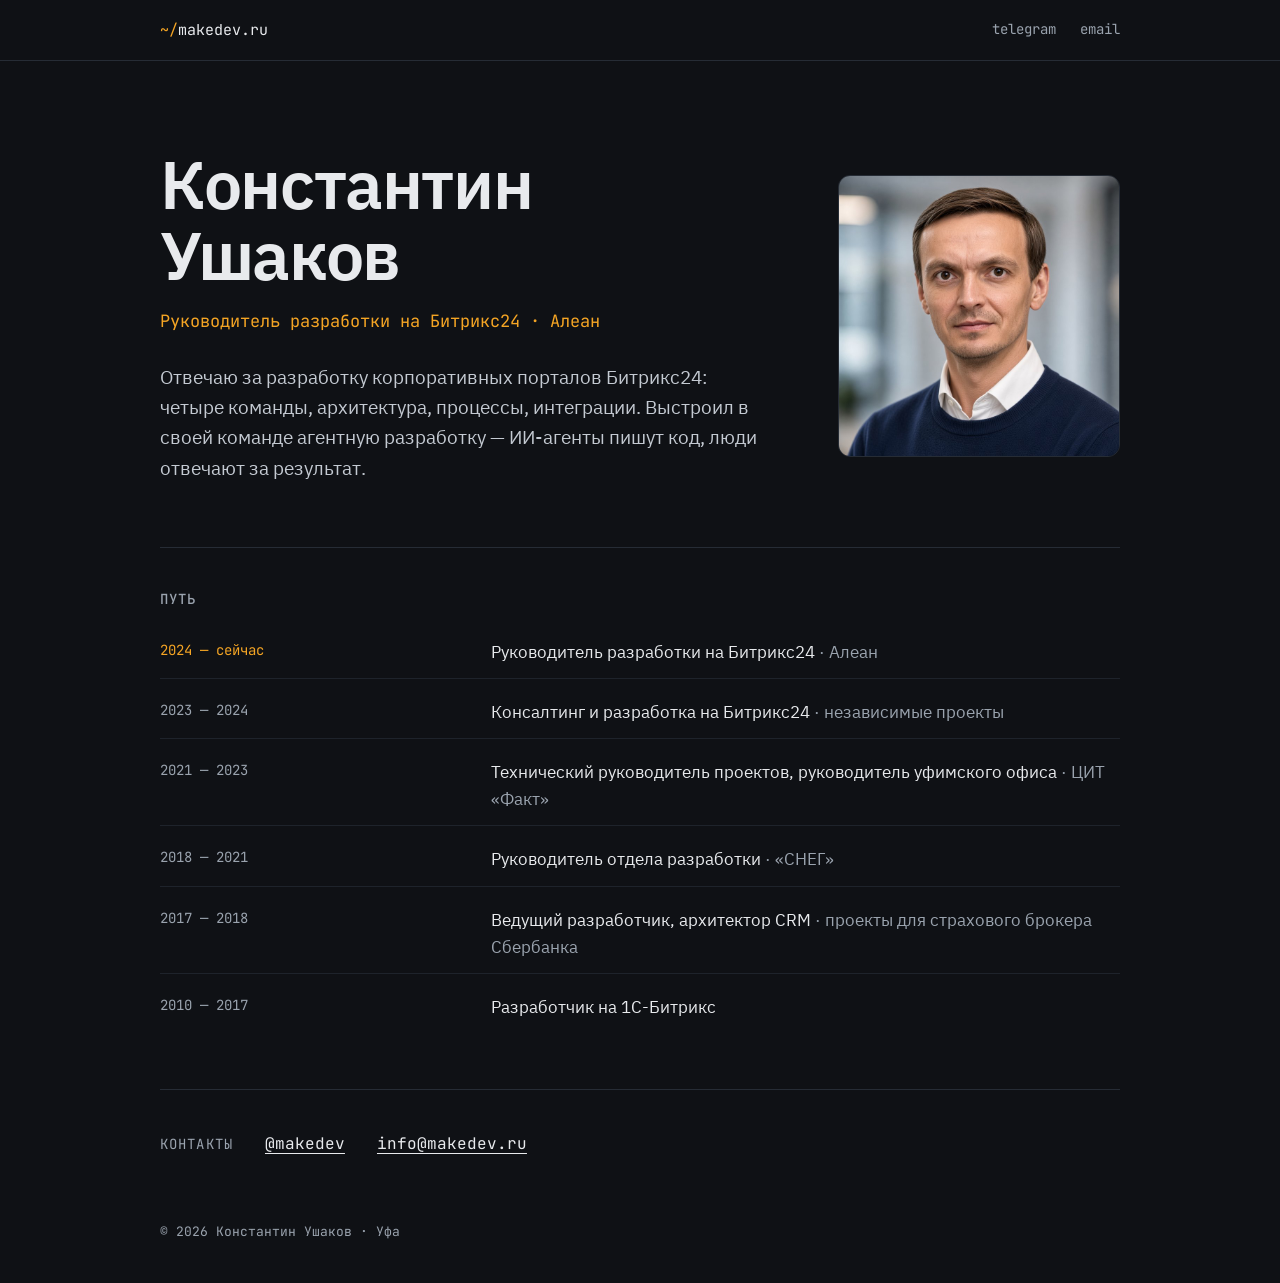
<file: index.html>
<!doctype html>
<html lang="ru">
<head>
<meta charset="utf-8">
<meta name="viewport" content="width=device-width, initial-scale=1">
<title>Константин Ушаков — руководитель разработки на Битрикс24</title>
<meta name="description" content="Константин Ушаков — руководитель разработки на Битрикс24. Корпоративные порталы, команды разработки, агентная разработка с ИИ.">
<link rel="canonical" href="https://makedev.ru/">
<link rel="icon" href="data:image/svg+xml,%3Csvg xmlns='http://www.w3.org/2000/svg' viewBox='0 0 64 64'%3E%3Crect width='64' height='64' rx='12' fill='%230F1115'/%3E%3Ctext x='32' y='44' font-family='monospace' font-size='34' font-weight='700' text-anchor='middle' fill='%23F5A524'%3E~/%3C/text%3E%3C/svg%3E">
<meta name="theme-color" content="#0F1115">
<meta property="og:type" content="profile">
<meta property="og:url" content="https://makedev.ru/">
<meta property="og:title" content="Константин Ушаков — руководитель разработки на Битрикс24">
<meta property="og:description" content="Константин Ушаков — руководитель разработки на Битрикс24. Корпоративные порталы, команды разработки, агентная разработка с ИИ.">
<meta property="og:image" content="https://makedev.ru/photo.jpg">
<meta property="og:locale" content="ru_RU">
<meta name="twitter:card" content="summary">
<style>
@font-face{font-family:'IBM Plex Sans';font-weight:400;font-display:swap;src:url(fonts/ibm-plex-sans-cyrillic-400-normal.woff2) format('woff2');unicode-range:U+0301,U+0400-045F,U+0490-0491,U+04B0-04B1,U+2116}
@font-face{font-family:'IBM Plex Sans';font-weight:400;font-display:swap;src:url(fonts/ibm-plex-sans-latin-400-normal.woff2) format('woff2');unicode-range:U+0000-00FF,U+0131,U+0152-0153,U+02BB-02BC,U+02C6,U+02DA,U+02DC,U+2000-206F,U+2074,U+20AC,U+2122,U+2191,U+2193,U+2212,U+2215,U+FEFF,U+FFFD}
@font-face{font-family:'IBM Plex Sans';font-weight:500;font-display:swap;src:url(fonts/ibm-plex-sans-cyrillic-500-normal.woff2) format('woff2');unicode-range:U+0301,U+0400-045F,U+0490-0491,U+04B0-04B1,U+2116}
@font-face{font-family:'IBM Plex Sans';font-weight:500;font-display:swap;src:url(fonts/ibm-plex-sans-latin-500-normal.woff2) format('woff2');unicode-range:U+0000-00FF,U+0131,U+0152-0153,U+02BB-02BC,U+02C6,U+02DA,U+02DC,U+2000-206F,U+2074,U+20AC,U+2122,U+2191,U+2193,U+2212,U+2215,U+FEFF,U+FFFD}
@font-face{font-family:'IBM Plex Sans';font-weight:600;font-display:swap;src:url(fonts/ibm-plex-sans-cyrillic-600-normal.woff2) format('woff2');unicode-range:U+0301,U+0400-045F,U+0490-0491,U+04B0-04B1,U+2116}
@font-face{font-family:'IBM Plex Sans';font-weight:600;font-display:swap;src:url(fonts/ibm-plex-sans-latin-600-normal.woff2) format('woff2');unicode-range:U+0000-00FF,U+0131,U+0152-0153,U+02BB-02BC,U+02C6,U+02DA,U+02DC,U+2000-206F,U+2074,U+20AC,U+2122,U+2191,U+2193,U+2212,U+2215,U+FEFF,U+FFFD}
@font-face{font-family:'JetBrains Mono';font-weight:400;font-display:swap;src:url(fonts/jetbrains-mono-cyrillic-400-normal.woff2) format('woff2');unicode-range:U+0301,U+0400-045F,U+0490-0491,U+04B0-04B1,U+2116}
@font-face{font-family:'JetBrains Mono';font-weight:400;font-display:swap;src:url(fonts/jetbrains-mono-latin-400-normal.woff2) format('woff2');unicode-range:U+0000-00FF,U+0131,U+0152-0153,U+02BB-02BC,U+02C6,U+02DA,U+02DC,U+2000-206F,U+2074,U+20AC,U+2122,U+2191,U+2193,U+2212,U+2215,U+FEFF,U+FFFD}
@font-face{font-family:'JetBrains Mono';font-weight:500;font-display:swap;src:url(fonts/jetbrains-mono-cyrillic-500-normal.woff2) format('woff2');unicode-range:U+0301,U+0400-045F,U+0490-0491,U+04B0-04B1,U+2116}
@font-face{font-family:'JetBrains Mono';font-weight:500;font-display:swap;src:url(fonts/jetbrains-mono-latin-500-normal.woff2) format('woff2');unicode-range:U+0000-00FF,U+0131,U+0152-0153,U+02BB-02BC,U+02C6,U+02DA,U+02DC,U+2000-206F,U+2074,U+20AC,U+2122,U+2191,U+2193,U+2212,U+2215,U+FEFF,U+FFFD}
@font-face{font-family:'JetBrains Mono';font-weight:700;font-display:swap;src:url(fonts/jetbrains-mono-cyrillic-700-normal.woff2) format('woff2');unicode-range:U+0301,U+0400-045F,U+0490-0491,U+04B0-04B1,U+2116}
@font-face{font-family:'JetBrains Mono';font-weight:700;font-display:swap;src:url(fonts/jetbrains-mono-latin-700-normal.woff2) format('woff2');unicode-range:U+0000-00FF,U+0131,U+0152-0153,U+02BB-02BC,U+02C6,U+02DA,U+02DC,U+2000-206F,U+2074,U+20AC,U+2122,U+2191,U+2193,U+2212,U+2215,U+FEFF,U+FFFD}
html{scroll-behavior:smooth}
body{margin:0;background:#0F1115}
a{color:#E8EAED}a:hover{color:#FFFFFF}
summary{cursor:pointer}
</style>
</head>
<body>

<div style="min-height: 100vh; background: #0F1115; color: #E8EAED; font-family: 'IBM Plex Sans', system-ui, sans-serif; font-size: 17px; line-height: 1.6">

  <header style="border-bottom: 1px solid #262C35">
    <div style="max-width: 960px; margin: 0 auto; padding: 18px 24px; display: flex; flex-wrap: wrap; justify-content: space-between; gap: 12px; font-family: 'JetBrains Mono', monospace; font-size: 14px">
      <span style="font-size: 15px"><span style="color: #F5A524">~/</span>makedev.ru</span>
      <span style="display: flex; flex-wrap: wrap; gap: 24px">
        <a href="https://t.me/makedev" style="text-decoration: none; color: #9AA3AE">telegram</a>
        <a href="mailto:info@makedev.ru" style="text-decoration: none; color: #9AA3AE">email</a>
      </span>
    </div>
  </header>

  <main style="max-width: 960px; margin: 0 auto; padding: 0 24px">

    <section style="padding: 88px 0 64px; display: flex; flex-wrap: wrap-reverse; align-items: center; gap: 40px 64px">
      <div style="flex: 999 1 480px; min-width: 0; display: flex; flex-direction: column; gap: 18px">
        <h1 style="margin: 0; font-size: clamp(40px, 6vw, 68px); line-height: 1.04; font-weight: 600; letter-spacing: -0.02em">Константин Ушаков</h1>
        <p style="margin: 0; font-family: 'JetBrains Mono', monospace; font-size: 17px; color: #F5A524">Руководитель разработки на Битрикс24 · Алеан</p>
        <p style="margin: 8px 0 0; max-width: 600px; font-size: 19px; color: #C4CAD2">Отвечаю за разработку корпоративных порталов Битрикс24: четыре команды, архитектура, процессы, интеграции. Выстроил в своей команде агентную разработку — ИИ-агенты пишут код, люди отвечают за результат.</p>
      </div>
      <img src="photo.jpg" alt="Константин Ушаков" style="flex: 0 0 auto; width: min(280px, 56vw); aspect-ratio: 1 / 1; object-fit: cover; border-radius: 12px; border: 1px solid #262C35">
    </section>

    <section aria-labelledby="path" style="padding: 40px 0 0; border-top: 1px solid #262C35; display: flex; flex-direction: column; gap: 8px">
      <h2 id="path" style="margin: 0 0 8px; font-family: 'JetBrains Mono', monospace; font-size: 14px; font-weight: 500; color: #9AA3AE; text-transform: uppercase; letter-spacing: 0.08em">Путь</h2>
      <div style="display: grid; grid-template-columns: repeat(auto-fit, minmax(220px, 1fr)); gap: 2px 32px; padding: 12px 0; border-bottom: 1px solid #1E232B">
        <span style="font-family: 'JetBrains Mono', monospace; font-size: 14px; color: #F5A524">2024 — сейчас</span>
        <span style="grid-column: span 2; min-width: 0">Руководитель разработки на Битрикс24 <span style="color: #9AA3AE">· Алеан</span></span>
      </div>
      <div style="display: grid; grid-template-columns: repeat(auto-fit, minmax(220px, 1fr)); gap: 2px 32px; padding: 12px 0; border-bottom: 1px solid #1E232B">
        <span style="font-family: 'JetBrains Mono', monospace; font-size: 14px; color: #9AA3AE">2023 — 2024</span>
        <span style="grid-column: span 2; min-width: 0">Консалтинг и разработка на Битрикс24 <span style="color: #9AA3AE">· независимые проекты</span></span>
      </div>
      <div style="display: grid; grid-template-columns: repeat(auto-fit, minmax(220px, 1fr)); gap: 2px 32px; padding: 12px 0; border-bottom: 1px solid #1E232B">
        <span style="font-family: 'JetBrains Mono', monospace; font-size: 14px; color: #9AA3AE">2021 — 2023</span>
        <span style="grid-column: span 2; min-width: 0">Технический руководитель проектов, руководитель уфимского офиса <span style="color: #9AA3AE">· ЦИТ «Факт»</span></span>
      </div>
      <div style="display: grid; grid-template-columns: repeat(auto-fit, minmax(220px, 1fr)); gap: 2px 32px; padding: 12px 0; border-bottom: 1px solid #1E232B">
        <span style="font-family: 'JetBrains Mono', monospace; font-size: 14px; color: #9AA3AE">2018 — 2021</span>
        <span style="grid-column: span 2; min-width: 0">Руководитель отдела разработки <span style="color: #9AA3AE">· «СНЕГ»</span></span>
      </div>
      <div style="display: grid; grid-template-columns: repeat(auto-fit, minmax(220px, 1fr)); gap: 2px 32px; padding: 12px 0; border-bottom: 1px solid #1E232B">
        <span style="font-family: 'JetBrains Mono', monospace; font-size: 14px; color: #9AA3AE">2017 — 2018</span>
        <span style="grid-column: span 2; min-width: 0">Ведущий разработчик, архитектор CRM <span style="color: #9AA3AE">· проекты для страхового брокера Сбербанка</span></span>
      </div>
      <div style="display: grid; grid-template-columns: repeat(auto-fit, minmax(220px, 1fr)); gap: 2px 32px; padding: 12px 0">
        <span style="font-family: 'JetBrains Mono', monospace; font-size: 14px; color: #9AA3AE">2010 — 2017</span>
        <span style="grid-column: span 2; min-width: 0">Разработчик на 1С-Битрикс</span>
      </div>
    </section>

    <section style="margin: 56px 0 0; padding: 32px 0 0; border-top: 1px solid #262C35; display: flex; flex-wrap: wrap; align-items: baseline; gap: 8px 32px; font-family: 'JetBrains Mono', monospace; font-size: 16px">
      <span style="color: #9AA3AE; font-size: 14px; text-transform: uppercase; letter-spacing: 0.08em">Контакты</span>
      <a href="https://t.me/makedev" style="min-height: 44px; display: inline-flex; align-items: center; text-underline-offset: 4px">@makedev</a>
      <a href="mailto:info@makedev.ru" style="min-height: 44px; display: inline-flex; align-items: center; text-underline-offset: 4px">info@makedev.ru</a>
    </section>
  </main>

  <footer style="max-width: 960px; margin: 0 auto; padding: 56px 24px 40px; font-family: 'JetBrains Mono', monospace; font-size: 13px; color: #9AA3AE">© 2026 Константин Ушаков · Уфа</footer>
</div>
</body>
</html>
</file>
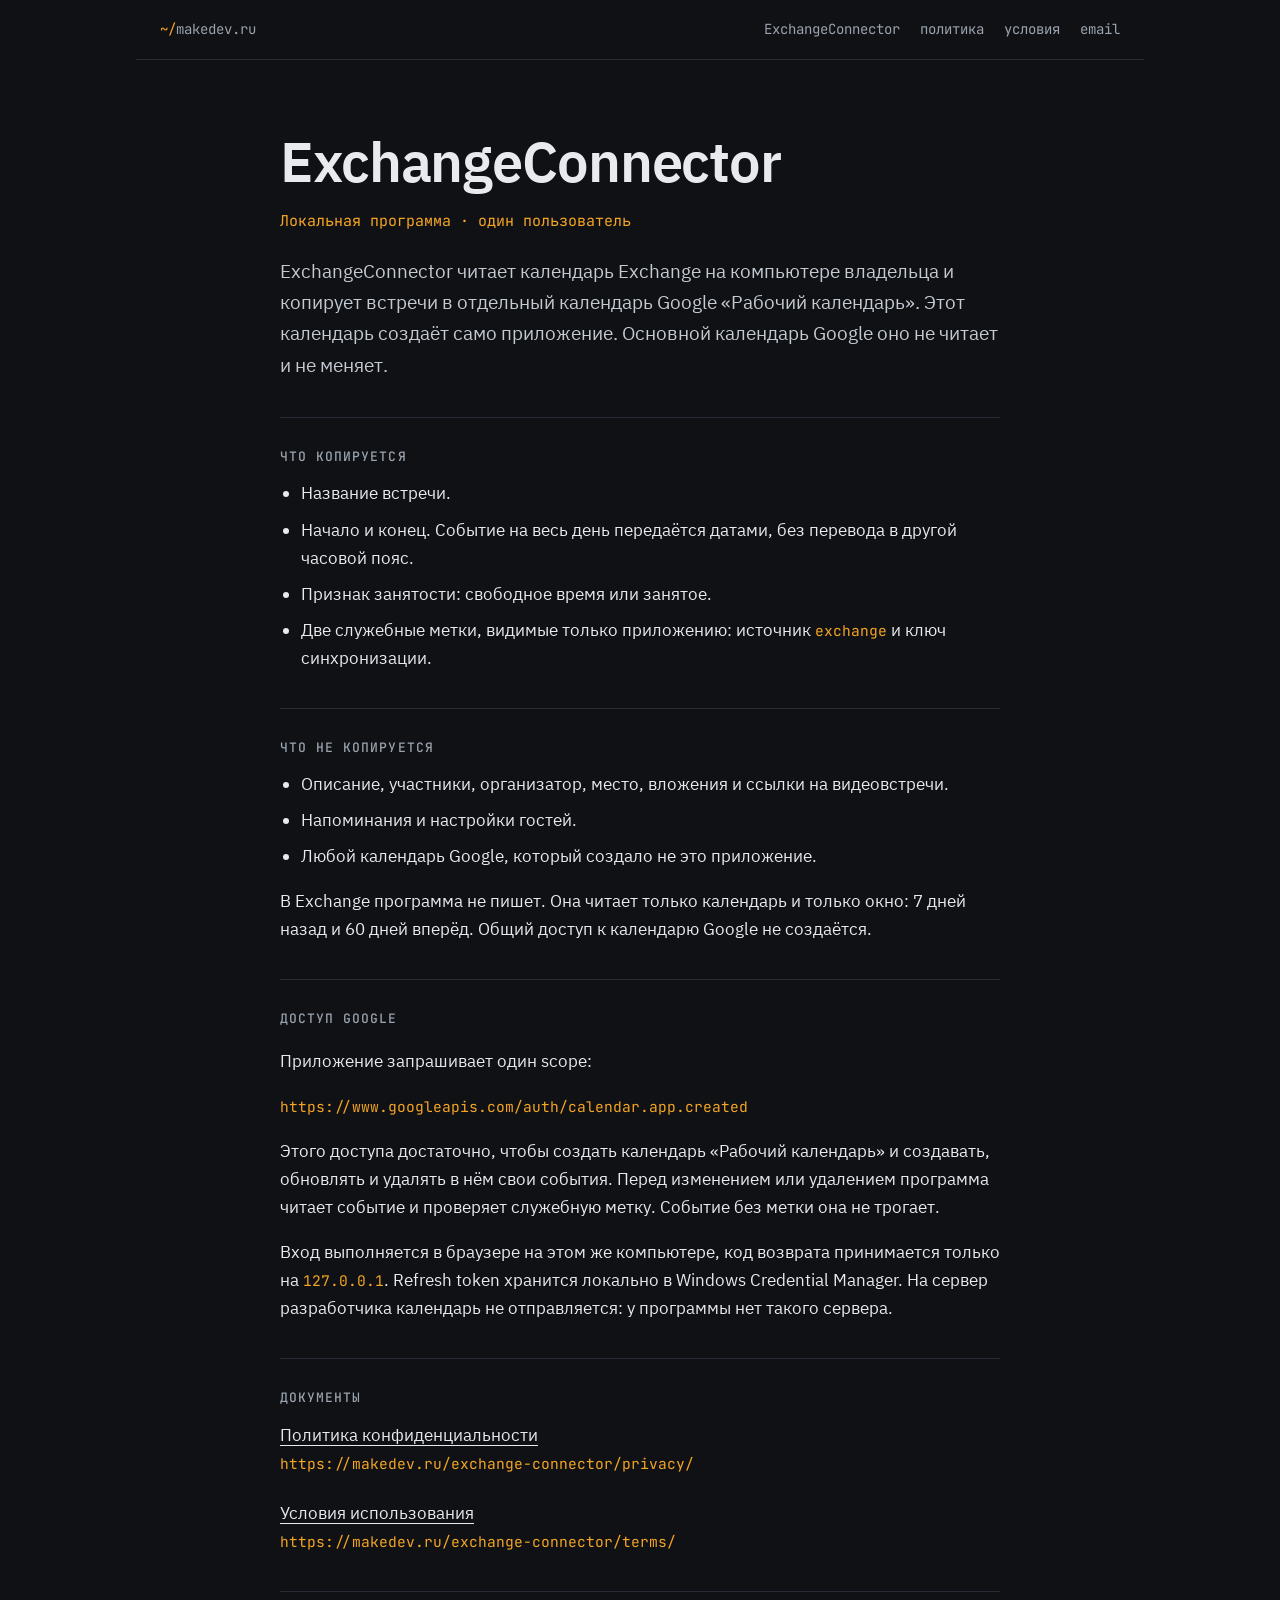
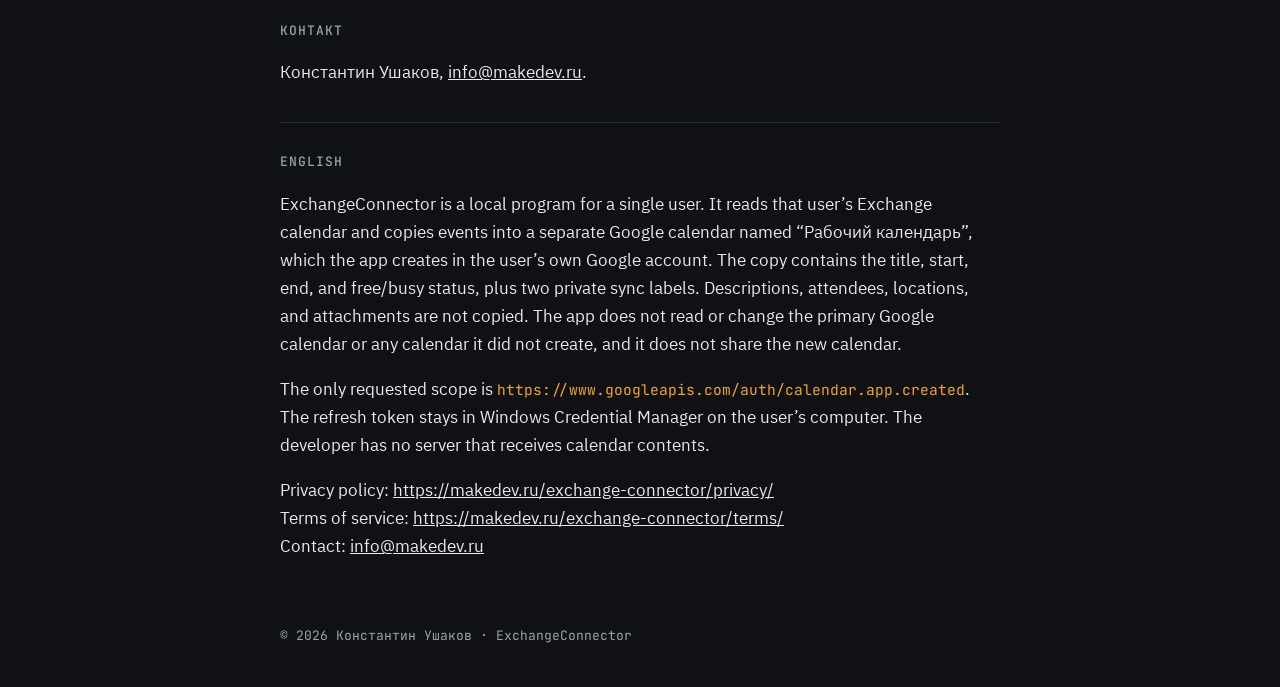
<file: exchange-connector/index.html>
<!doctype html>
<html lang="ru">
<head>
<meta charset="utf-8">
<meta name="viewport" content="width=device-width, initial-scale=1">
<title>ExchangeConnector</title>
<meta name="description" content="ExchangeConnector — локальная программа для одного пользователя. Копирует название, время и занятость встреч из календаря Exchange в отдельный календарь Google.">
<link rel="canonical" href="https://makedev.ru/exchange-connector/">
<link rel="icon" href="data:image/svg+xml,%3Csvg xmlns='http://www.w3.org/2000/svg' viewBox='0 0 64 64'%3E%3Crect width='64' height='64' rx='12' fill='%230F1115'/%3E%3Ctext x='32' y='44' font-family='monospace' font-size='34' font-weight='700' text-anchor='middle' fill='%23F5A524'%3E~/%3C/text%3E%3C/svg%3E">
<meta name="theme-color" content="#0F1115">
<link rel="stylesheet" href="/exchange-connector/site.css">
</head>
<body>
  <div class="bar">
    <a href="https://makedev.ru/"><span class="mark">~/</span>makedev.ru</a>
    <nav>
      <a href="https://makedev.ru/exchange-connector/">ExchangeConnector</a>
      <a href="https://makedev.ru/exchange-connector/privacy/">политика</a>
      <a href="https://makedev.ru/exchange-connector/terms/">условия</a>
      <a href="mailto:info@makedev.ru">email</a>
    </nav>
  </div>

  <main>
    <h1>ExchangeConnector</h1>
    <p class="kicker">Локальная программа · один пользователь</p>
    <p class="lead">ExchangeConnector читает календарь Exchange на компьютере владельца и копирует встречи в отдельный календарь Google «Рабочий календарь». Этот календарь создаёт само приложение. Основной календарь Google оно не читает и не меняет.</p>

    <section>
      <h2>Что копируется</h2>
      <ul>
        <li>Название встречи.</li>
        <li>Начало и конец. Событие на весь день передаётся датами, без перевода в другой часовой пояс.</li>
        <li>Признак занятости: свободное время или занятое.</li>
        <li>Две служебные метки, видимые только приложению: источник <code>exchange</code> и ключ синхронизации.</li>
      </ul>
    </section>

    <section>
      <h2>Что не копируется</h2>
      <ul>
        <li>Описание, участники, организатор, место, вложения и ссылки на видеовстречи.</li>
        <li>Напоминания и настройки гостей.</li>
        <li>Любой календарь Google, который создало не это приложение.</li>
      </ul>
      <p>В Exchange программа не пишет. Она читает только календарь и только окно: 7 дней назад и 60 дней вперёд. Общий доступ к календарю Google не создаётся.</p>
    </section>

    <section>
      <h2>Доступ Google</h2>
      <p>Приложение запрашивает один scope:</p>
      <p><code>https://www.googleapis.com/auth/calendar.app.created</code></p>
      <p>Этого доступа достаточно, чтобы создать календарь «Рабочий календарь» и создавать, обновлять и удалять в нём свои события. Перед изменением или удалением программа читает событие и проверяет служебную метку. Событие без метки она не трогает.</p>
      <p>Вход выполняется в браузере на этом же компьютере, код возврата принимается только на <code>127.0.0.1</code>. Refresh token хранится локально в Windows Credential Manager. На сервер разработчика календарь не отправляется: у программы нет такого сервера.</p>
    </section>

    <section>
      <h2>Документы</h2>
      <ul class="doc-links">
        <li>
          <a href="https://makedev.ru/exchange-connector/privacy/">Политика конфиденциальности</a><br>
          <span class="url">https://makedev.ru/exchange-connector/privacy/</span>
        </li>
        <li>
          <a href="https://makedev.ru/exchange-connector/terms/">Условия использования</a><br>
          <span class="url">https://makedev.ru/exchange-connector/terms/</span>
        </li>
      </ul>
    </section>

    <section>
      <h2>Контакт</h2>
      <p>Константин Ушаков, <a href="mailto:info@makedev.ru">info@makedev.ru</a>.</p>
    </section>

    <section lang="en">
      <h2>English</h2>
      <p>ExchangeConnector is a local program for a single user. It reads that user’s Exchange calendar and copies events into a separate Google calendar named “Рабочий календарь”, which the app creates in the user’s own Google account. The copy contains the title, start, end, and free/busy status, plus two private sync labels. Descriptions, attendees, locations, and attachments are not copied. The app does not read or change the primary Google calendar or any calendar it did not create, and it does not share the new calendar.</p>
      <p>The only requested scope is <code>https://www.googleapis.com/auth/calendar.app.created</code>. The refresh token stays in Windows Credential Manager on the user’s computer. The developer has no server that receives calendar contents.</p>
      <p>Privacy policy: <a href="https://makedev.ru/exchange-connector/privacy/">https://makedev.ru/exchange-connector/privacy/</a><br>
      Terms of service: <a href="https://makedev.ru/exchange-connector/terms/">https://makedev.ru/exchange-connector/terms/</a><br>
      Contact: <a href="mailto:info@makedev.ru">info@makedev.ru</a></p>
    </section>
  </main>

  <footer>© 2026 Константин Ушаков · ExchangeConnector</footer>
</body>
</html>
</file>
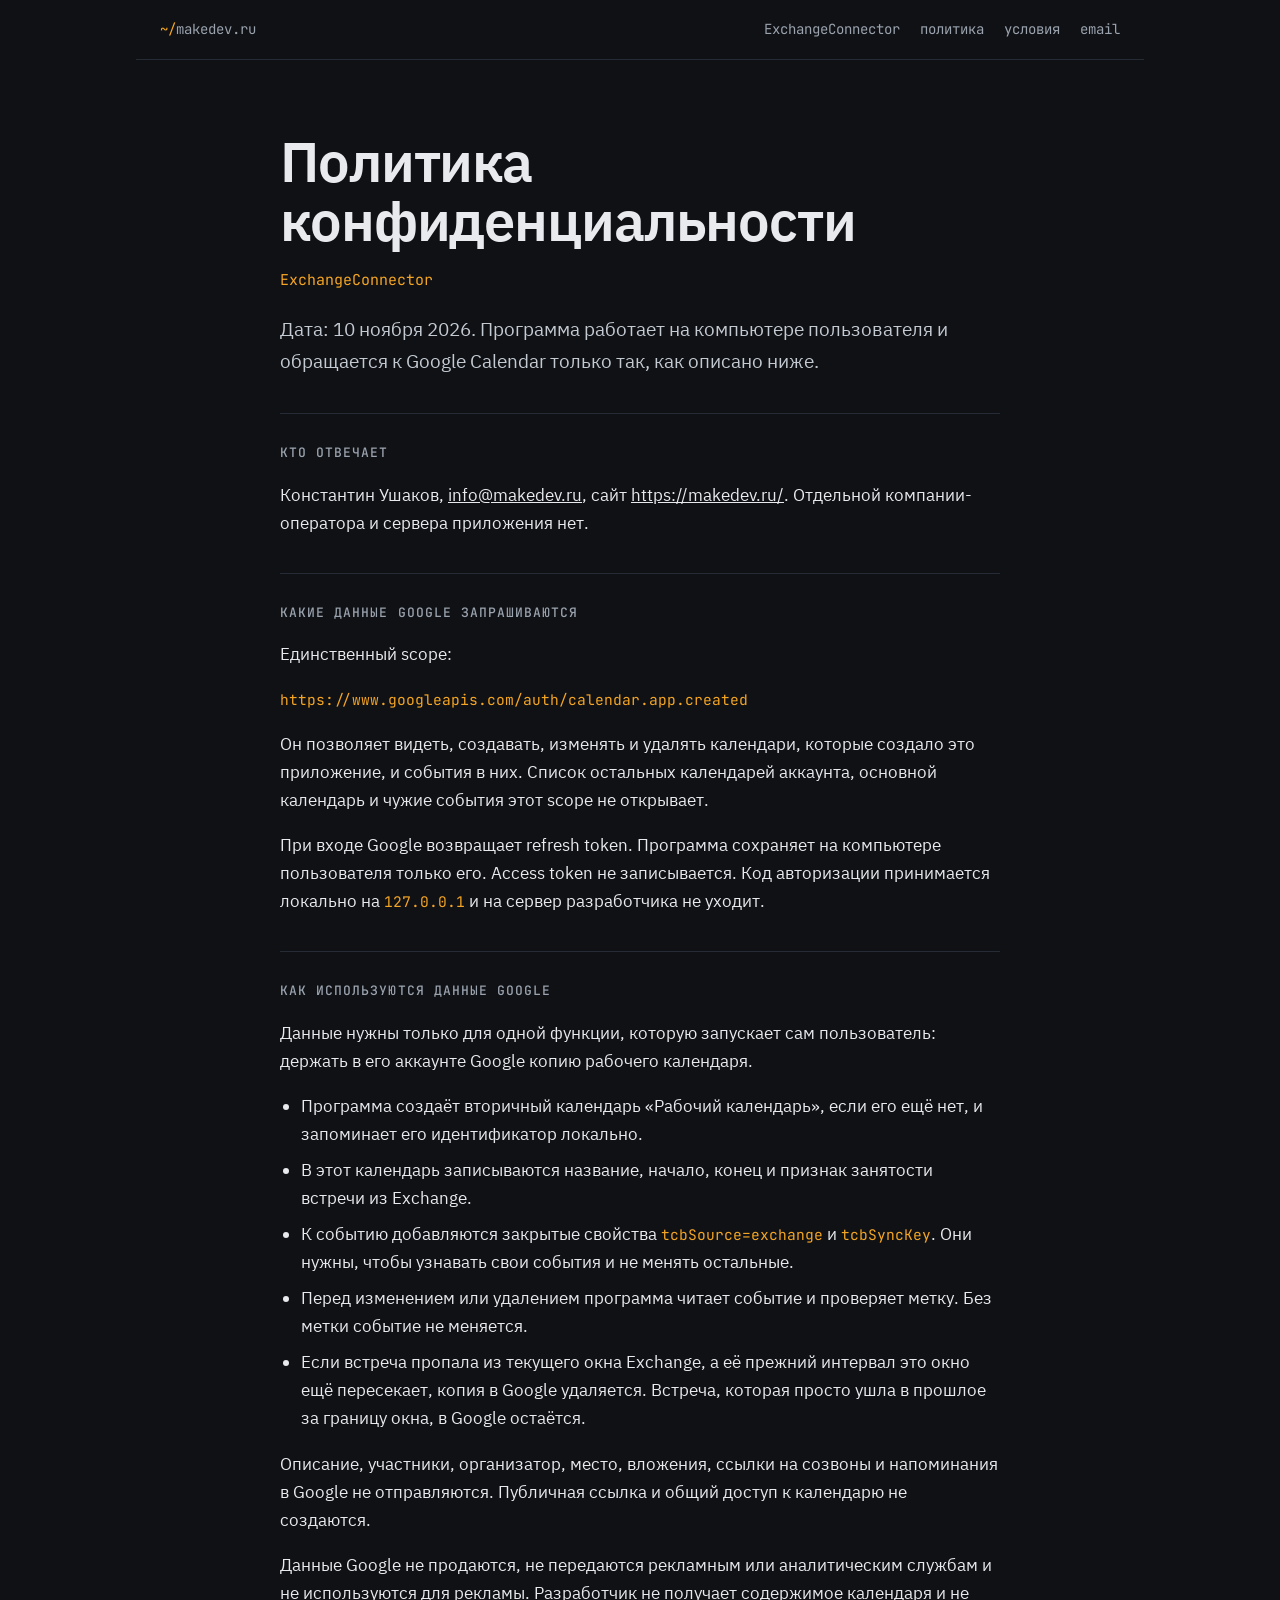
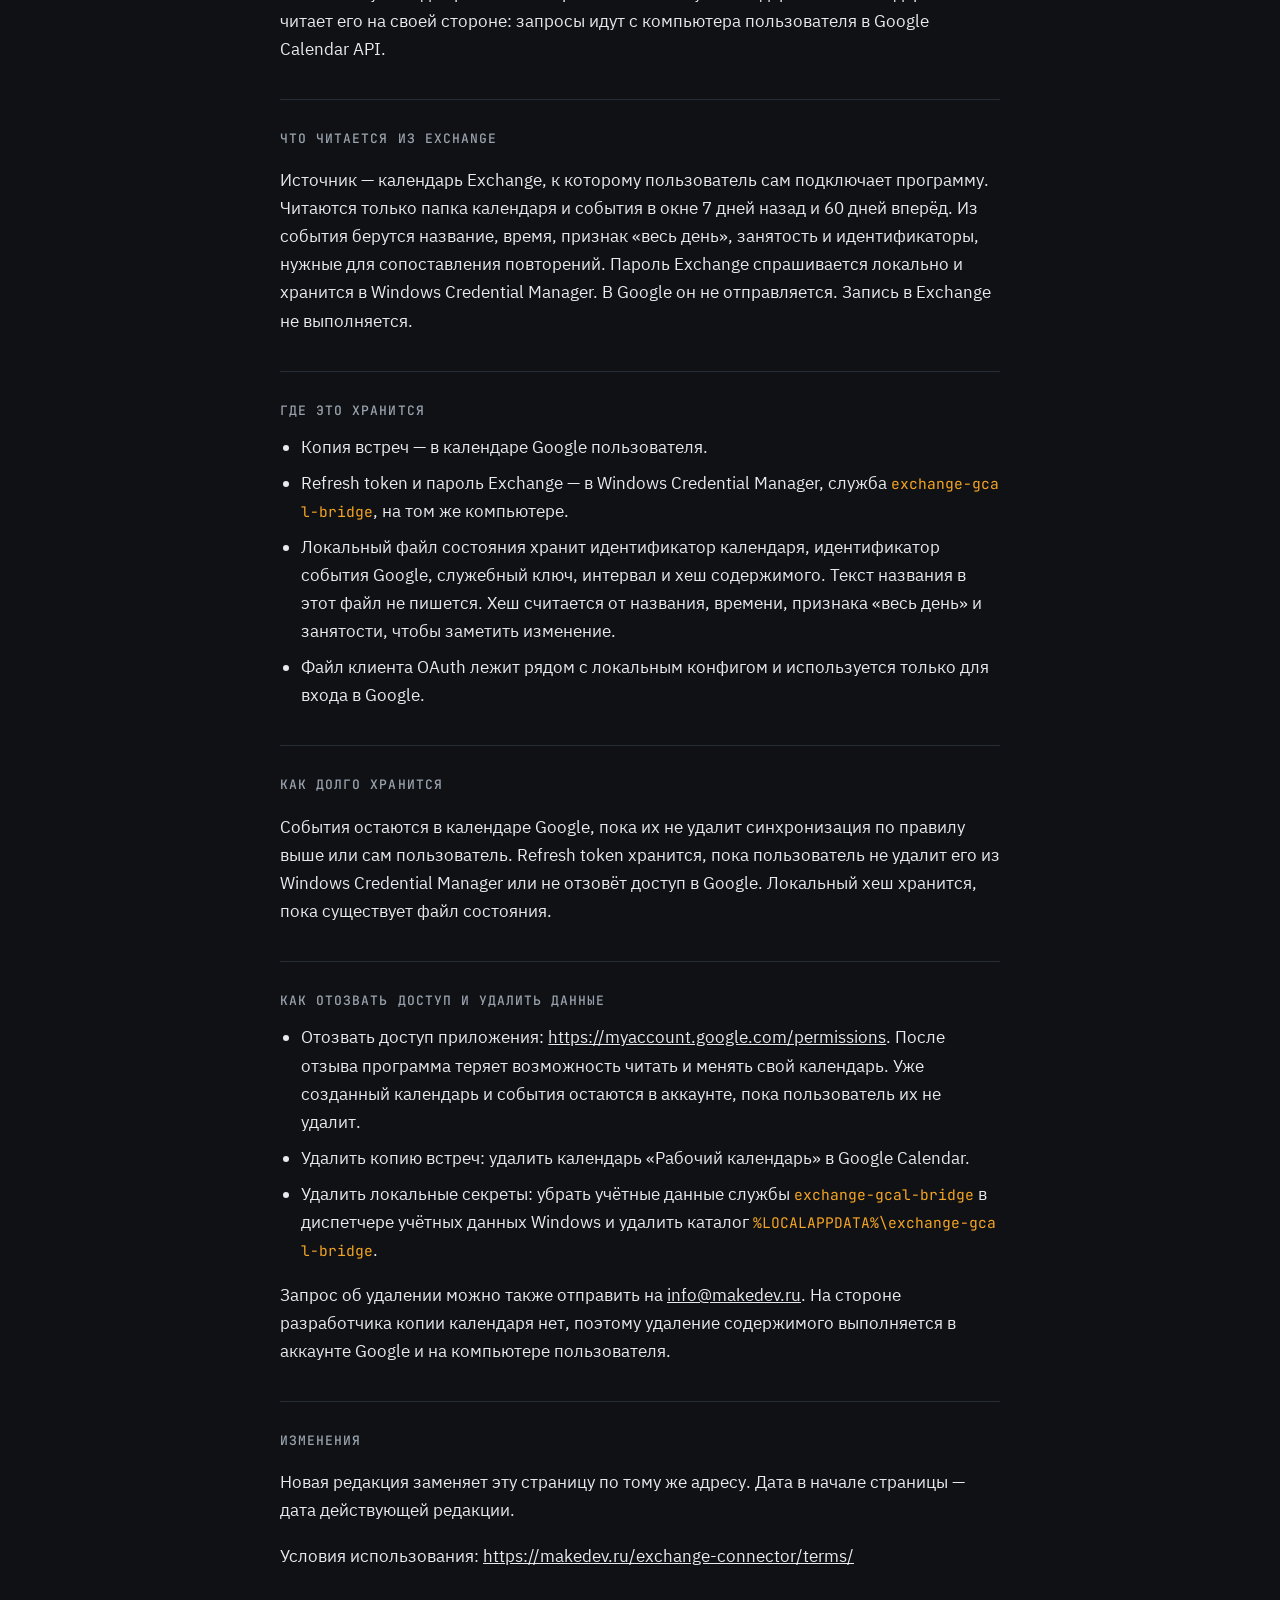
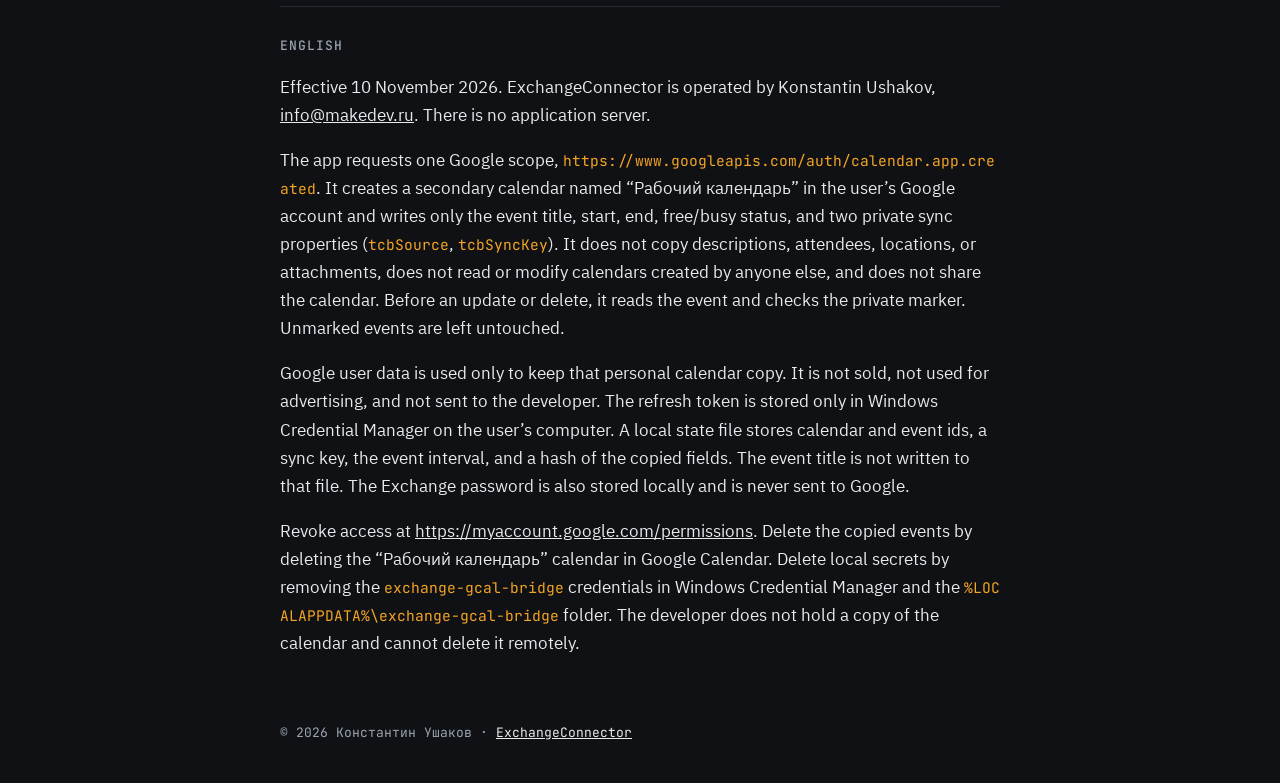
<file: exchange-connector/privacy/index.html>
<!doctype html>
<html lang="ru">
<head>
<meta charset="utf-8">
<meta name="viewport" content="width=device-width, initial-scale=1">
<title>Политика конфиденциальности — ExchangeConnector</title>
<meta name="description" content="Как ExchangeConnector обращается к данным Google Calendar: какой scope запрашивается, что записывается в календарь и как отозвать доступ.">
<link rel="canonical" href="https://makedev.ru/exchange-connector/privacy/">
<link rel="icon" href="data:image/svg+xml,%3Csvg xmlns='http://www.w3.org/2000/svg' viewBox='0 0 64 64'%3E%3Crect width='64' height='64' rx='12' fill='%230F1115'/%3E%3Ctext x='32' y='44' font-family='monospace' font-size='34' font-weight='700' text-anchor='middle' fill='%23F5A524'%3E~/%3C/text%3E%3C/svg%3E">
<meta name="theme-color" content="#0F1115">
<link rel="stylesheet" href="/exchange-connector/site.css">
</head>
<body>
  <div class="bar">
    <a href="https://makedev.ru/"><span class="mark">~/</span>makedev.ru</a>
    <nav>
      <a href="https://makedev.ru/exchange-connector/">ExchangeConnector</a>
      <a href="https://makedev.ru/exchange-connector/privacy/">политика</a>
      <a href="https://makedev.ru/exchange-connector/terms/">условия</a>
      <a href="mailto:info@makedev.ru">email</a>
    </nav>
  </div>

  <main>
    <h1>Политика конфиденциальности</h1>
    <p class="kicker">ExchangeConnector</p>
    <p class="lead">Дата: 10 ноября 2026. Программа работает на компьютере пользователя и обращается к Google Calendar только так, как описано ниже.</p>

    <section>
      <h2>Кто отвечает</h2>
      <p>Константин Ушаков, <a href="mailto:info@makedev.ru">info@makedev.ru</a>, сайт <a href="https://makedev.ru/">https://makedev.ru/</a>. Отдельной компании-оператора и сервера приложения нет.</p>
    </section>

    <section>
      <h2>Какие данные Google запрашиваются</h2>
      <p>Единственный scope:</p>
      <p><code>https://www.googleapis.com/auth/calendar.app.created</code></p>
      <p>Он позволяет видеть, создавать, изменять и удалять календари, которые создало это приложение, и события в них. Список остальных календарей аккаунта, основной календарь и чужие события этот scope не открывает.</p>
      <p>При входе Google возвращает refresh token. Программа сохраняет на компьютере пользователя только его. Access token не записывается. Код авторизации принимается локально на <code>127.0.0.1</code> и на сервер разработчика не уходит.</p>
    </section>

    <section>
      <h2>Как используются данные Google</h2>
      <p>Данные нужны только для одной функции, которую запускает сам пользователь: держать в его аккаунте Google копию рабочего календаря.</p>
      <ul>
        <li>Программа создаёт вторичный календарь «Рабочий календарь», если его ещё нет, и запоминает его идентификатор локально.</li>
        <li>В этот календарь записываются название, начало, конец и признак занятости встречи из Exchange.</li>
        <li>К событию добавляются закрытые свойства <code>tcbSource=exchange</code> и <code>tcbSyncKey</code>. Они нужны, чтобы узнавать свои события и не менять остальные.</li>
        <li>Перед изменением или удалением программа читает событие и проверяет метку. Без метки событие не меняется.</li>
        <li>Если встреча пропала из текущего окна Exchange, а её прежний интервал это окно ещё пересекает, копия в Google удаляется. Встреча, которая просто ушла в прошлое за границу окна, в Google остаётся.</li>
      </ul>
      <p>Описание, участники, организатор, место, вложения, ссылки на созвоны и напоминания в Google не отправляются. Публичная ссылка и общий доступ к календарю не создаются.</p>
      <p>Данные Google не продаются, не передаются рекламным или аналитическим службам и не используются для рекламы. Разработчик не получает содержимое календаря и не читает его на своей стороне: запросы идут с компьютера пользователя в Google Calendar API.</p>
    </section>

    <section>
      <h2>Что читается из Exchange</h2>
      <p>Источник — календарь Exchange, к которому пользователь сам подключает программу. Читаются только папка календаря и события в окне 7 дней назад и 60 дней вперёд. Из события берутся название, время, признак «весь день», занятость и идентификаторы, нужные для сопоставления повторений. Пароль Exchange спрашивается локально и хранится в Windows Credential Manager. В Google он не отправляется. Запись в Exchange не выполняется.</p>
    </section>

    <section>
      <h2>Где это хранится</h2>
      <ul>
        <li>Копия встреч — в календаре Google пользователя.</li>
        <li>Refresh token и пароль Exchange — в Windows Credential Manager, служба <code>exchange-gcal-bridge</code>, на том же компьютере.</li>
        <li>Локальный файл состояния хранит идентификатор календаря, идентификатор события Google, служебный ключ, интервал и хеш содержимого. Текст названия в этот файл не пишется. Хеш считается от названия, времени, признака «весь день» и занятости, чтобы заметить изменение.</li>
        <li>Файл клиента OAuth лежит рядом с локальным конфигом и используется только для входа в Google.</li>
      </ul>
    </section>

    <section>
      <h2>Как долго хранится</h2>
      <p>События остаются в календаре Google, пока их не удалит синхронизация по правилу выше или сам пользователь. Refresh token хранится, пока пользователь не удалит его из Windows Credential Manager или не отзовёт доступ в Google. Локальный хеш хранится, пока существует файл состояния.</p>
    </section>

    <section>
      <h2>Как отозвать доступ и удалить данные</h2>
      <ul>
        <li>Отозвать доступ приложения: <a href="https://myaccount.google.com/permissions">https://myaccount.google.com/permissions</a>. После отзыва программа теряет возможность читать и менять свой календарь. Уже созданный календарь и события остаются в аккаунте, пока пользователь их не удалит.</li>
        <li>Удалить копию встреч: удалить календарь «Рабочий календарь» в Google Calendar.</li>
        <li>Удалить локальные секреты: убрать учётные данные службы <code>exchange-gcal-bridge</code> в диспетчере учётных данных Windows и удалить каталог <code>%LOCALAPPDATA%\exchange-gcal-bridge</code>.</li>
      </ul>
      <p>Запрос об удалении можно также отправить на <a href="mailto:info@makedev.ru">info@makedev.ru</a>. На стороне разработчика копии календаря нет, поэтому удаление содержимого выполняется в аккаунте Google и на компьютере пользователя.</p>
    </section>

    <section>
      <h2>Изменения</h2>
      <p>Новая редакция заменяет эту страницу по тому же адресу. Дата в начале страницы — дата действующей редакции.</p>
      <p>Условия использования: <a href="https://makedev.ru/exchange-connector/terms/">https://makedev.ru/exchange-connector/terms/</a></p>
    </section>

    <section lang="en">
      <h2>English</h2>
      <p>Effective 10 November 2026. ExchangeConnector is operated by Konstantin Ushakov, <a href="mailto:info@makedev.ru">info@makedev.ru</a>. There is no application server.</p>
      <p>The app requests one Google scope, <code>https://www.googleapis.com/auth/calendar.app.created</code>. It creates a secondary calendar named “Рабочий календарь” in the user’s Google account and writes only the event title, start, end, free/busy status, and two private sync properties (<code>tcbSource</code>, <code>tcbSyncKey</code>). It does not copy descriptions, attendees, locations, or attachments, does not read or modify calendars created by anyone else, and does not share the calendar. Before an update or delete, it reads the event and checks the private marker. Unmarked events are left untouched.</p>
      <p>Google user data is used only to keep that personal calendar copy. It is not sold, not used for advertising, and not sent to the developer. The refresh token is stored only in Windows Credential Manager on the user’s computer. A local state file stores calendar and event ids, a sync key, the event interval, and a hash of the copied fields. The event title is not written to that file. The Exchange password is also stored locally and is never sent to Google.</p>
      <p>Revoke access at <a href="https://myaccount.google.com/permissions">https://myaccount.google.com/permissions</a>. Delete the copied events by deleting the “Рабочий календарь” calendar in Google Calendar. Delete local secrets by removing the <code>exchange-gcal-bridge</code> credentials in Windows Credential Manager and the <code>%LOCALAPPDATA%\exchange-gcal-bridge</code> folder. The developer does not hold a copy of the calendar and cannot delete it remotely.</p>
    </section>
  </main>

  <footer>© 2026 Константин Ушаков · <a href="https://makedev.ru/exchange-connector/">ExchangeConnector</a></footer>
</body>
</html>
</file>
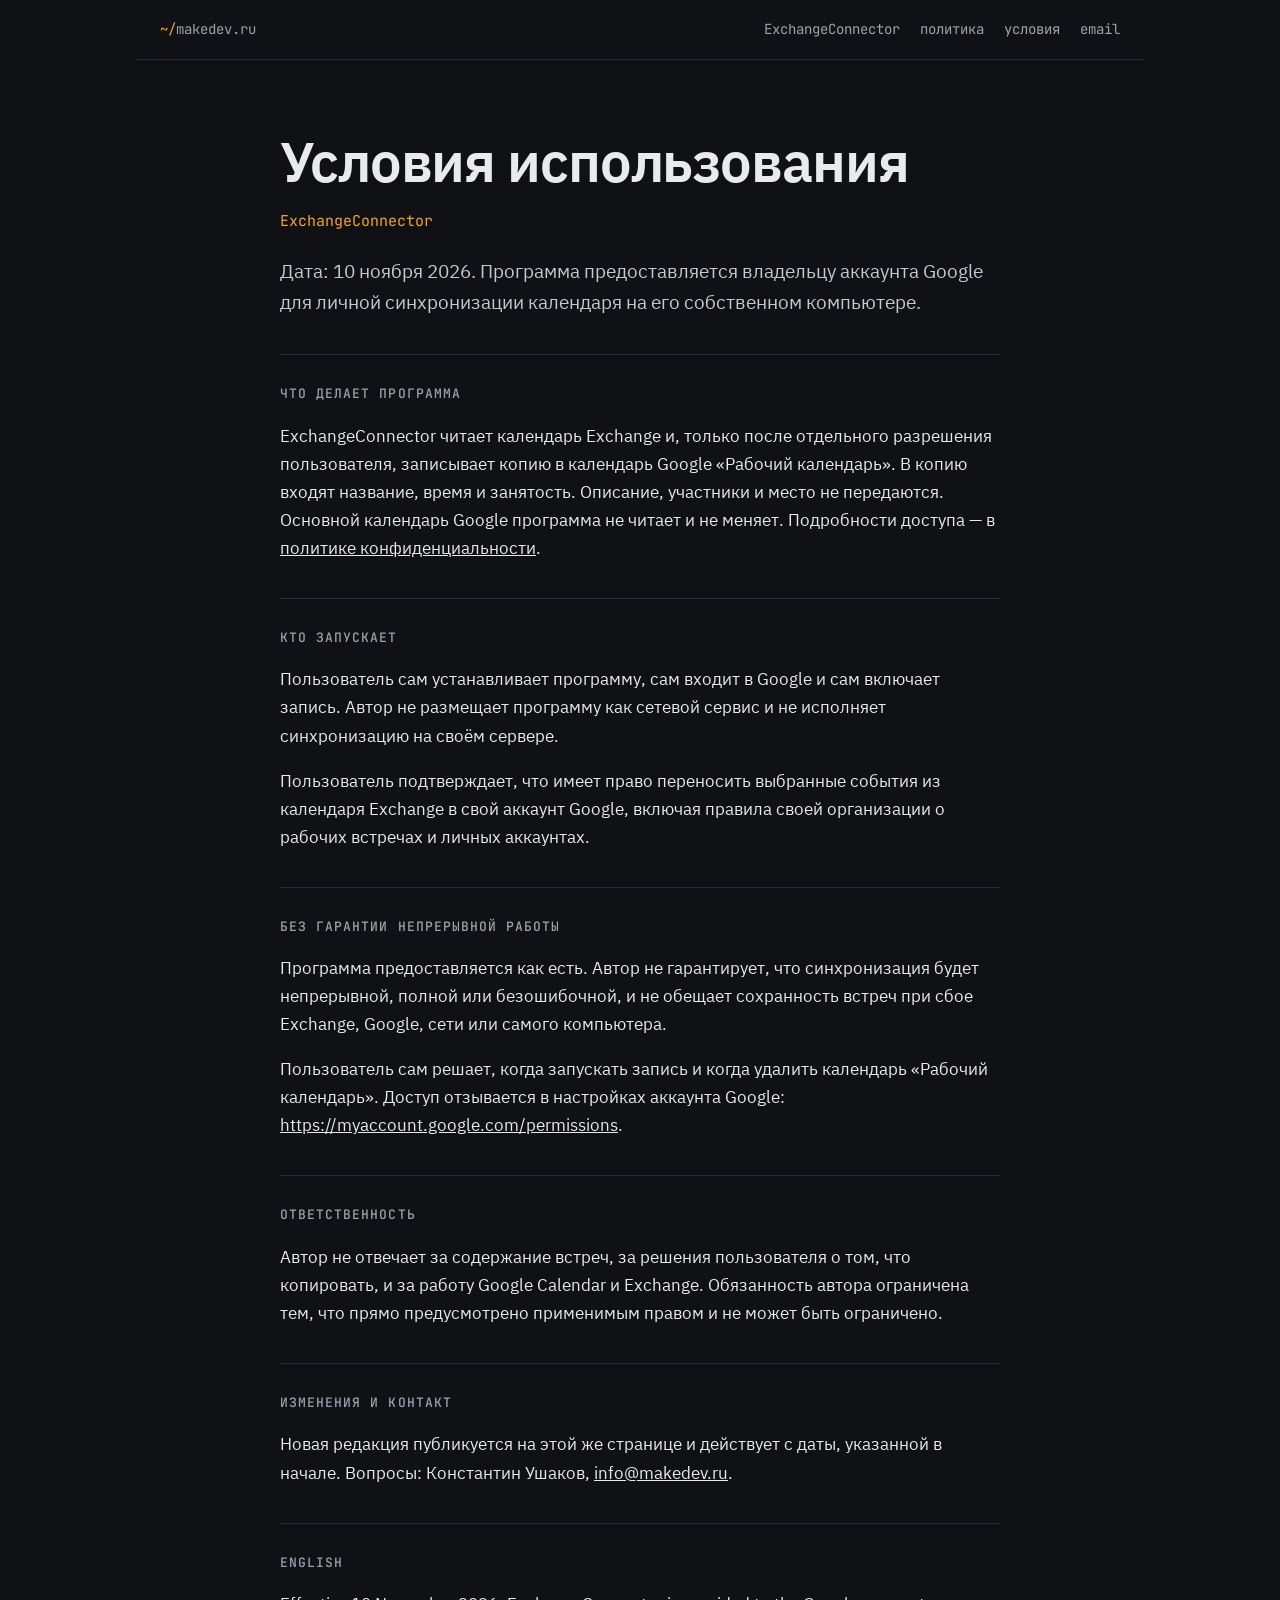
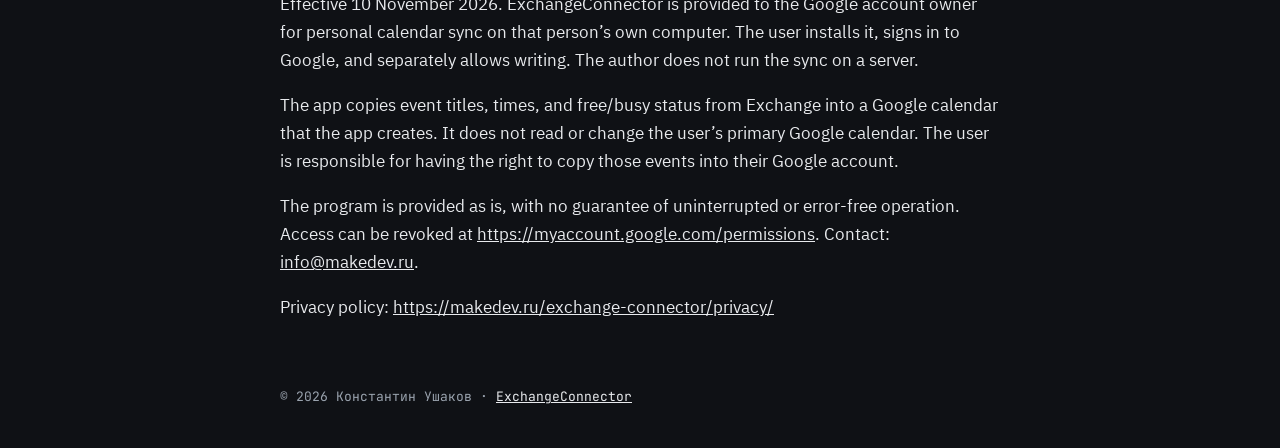
<file: exchange-connector/terms/index.html>
<!doctype html>
<html lang="ru">
<head>
<meta charset="utf-8">
<meta name="viewport" content="width=device-width, initial-scale=1">
<title>Условия использования — ExchangeConnector</title>
<meta name="description" content="Условия использования ExchangeConnector: локальная синхронизация календаря Exchange в отдельный календарь Google владельца аккаунта.">
<link rel="canonical" href="https://makedev.ru/exchange-connector/terms/">
<link rel="icon" href="data:image/svg+xml,%3Csvg xmlns='http://www.w3.org/2000/svg' viewBox='0 0 64 64'%3E%3Crect width='64' height='64' rx='12' fill='%230F1115'/%3E%3Ctext x='32' y='44' font-family='monospace' font-size='34' font-weight='700' text-anchor='middle' fill='%23F5A524'%3E~/%3C/text%3E%3C/svg%3E">
<meta name="theme-color" content="#0F1115">
<link rel="stylesheet" href="/exchange-connector/site.css">
</head>
<body>
  <div class="bar">
    <a href="https://makedev.ru/"><span class="mark">~/</span>makedev.ru</a>
    <nav>
      <a href="https://makedev.ru/exchange-connector/">ExchangeConnector</a>
      <a href="https://makedev.ru/exchange-connector/privacy/">политика</a>
      <a href="https://makedev.ru/exchange-connector/terms/">условия</a>
      <a href="mailto:info@makedev.ru">email</a>
    </nav>
  </div>

  <main>
    <h1>Условия использования</h1>
    <p class="kicker">ExchangeConnector</p>
    <p class="lead">Дата: 10 ноября 2026. Программа предоставляется владельцу аккаунта Google для личной синхронизации календаря на его собственном компьютере.</p>

    <section>
      <h2>Что делает программа</h2>
      <p>ExchangeConnector читает календарь Exchange и, только после отдельного разрешения пользователя, записывает копию в календарь Google «Рабочий календарь». В копию входят название, время и занятость. Описание, участники и место не передаются. Основной календарь Google программа не читает и не меняет. Подробности доступа — в <a href="https://makedev.ru/exchange-connector/privacy/">политике конфиденциальности</a>.</p>
    </section>

    <section>
      <h2>Кто запускает</h2>
      <p>Пользователь сам устанавливает программу, сам входит в Google и сам включает запись. Автор не размещает программу как сетевой сервис и не исполняет синхронизацию на своём сервере.</p>
      <p>Пользователь подтверждает, что имеет право переносить выбранные события из календаря Exchange в свой аккаунт Google, включая правила своей организации о рабочих встречах и личных аккаунтах.</p>
    </section>

    <section>
      <h2>Без гарантии непрерывной работы</h2>
      <p>Программа предоставляется как есть. Автор не гарантирует, что синхронизация будет непрерывной, полной или безошибочной, и не обещает сохранность встреч при сбое Exchange, Google, сети или самого компьютера.</p>
      <p>Пользователь сам решает, когда запускать запись и когда удалить календарь «Рабочий календарь». Доступ отзывается в настройках аккаунта Google: <a href="https://myaccount.google.com/permissions">https://myaccount.google.com/permissions</a>.</p>
    </section>

    <section>
      <h2>Ответственность</h2>
      <p>Автор не отвечает за содержание встреч, за решения пользователя о том, что копировать, и за работу Google Calendar и Exchange. Обязанность автора ограничена тем, что прямо предусмотрено применимым правом и не может быть ограничено.</p>
    </section>

    <section>
      <h2>Изменения и контакт</h2>
      <p>Новая редакция публикуется на этой же странице и действует с даты, указанной в начале. Вопросы: Константин Ушаков, <a href="mailto:info@makedev.ru">info@makedev.ru</a>.</p>
    </section>

    <section lang="en">
      <h2>English</h2>
      <p>Effective 10 November 2026. ExchangeConnector is provided to the Google account owner for personal calendar sync on that person’s own computer. The user installs it, signs in to Google, and separately allows writing. The author does not run the sync on a server.</p>
      <p>The app copies event titles, times, and free/busy status from Exchange into a Google calendar that the app creates. It does not read or change the user’s primary Google calendar. The user is responsible for having the right to copy those events into their Google account.</p>
      <p>The program is provided as is, with no guarantee of uninterrupted or error-free operation. Access can be revoked at <a href="https://myaccount.google.com/permissions">https://myaccount.google.com/permissions</a>. Contact: <a href="mailto:info@makedev.ru">info@makedev.ru</a>.</p>
      <p>Privacy policy: <a href="https://makedev.ru/exchange-connector/privacy/">https://makedev.ru/exchange-connector/privacy/</a></p>
    </section>
  </main>

  <footer>© 2026 Константин Ушаков · <a href="https://makedev.ru/exchange-connector/">ExchangeConnector</a></footer>
</body>
</html>
</file>
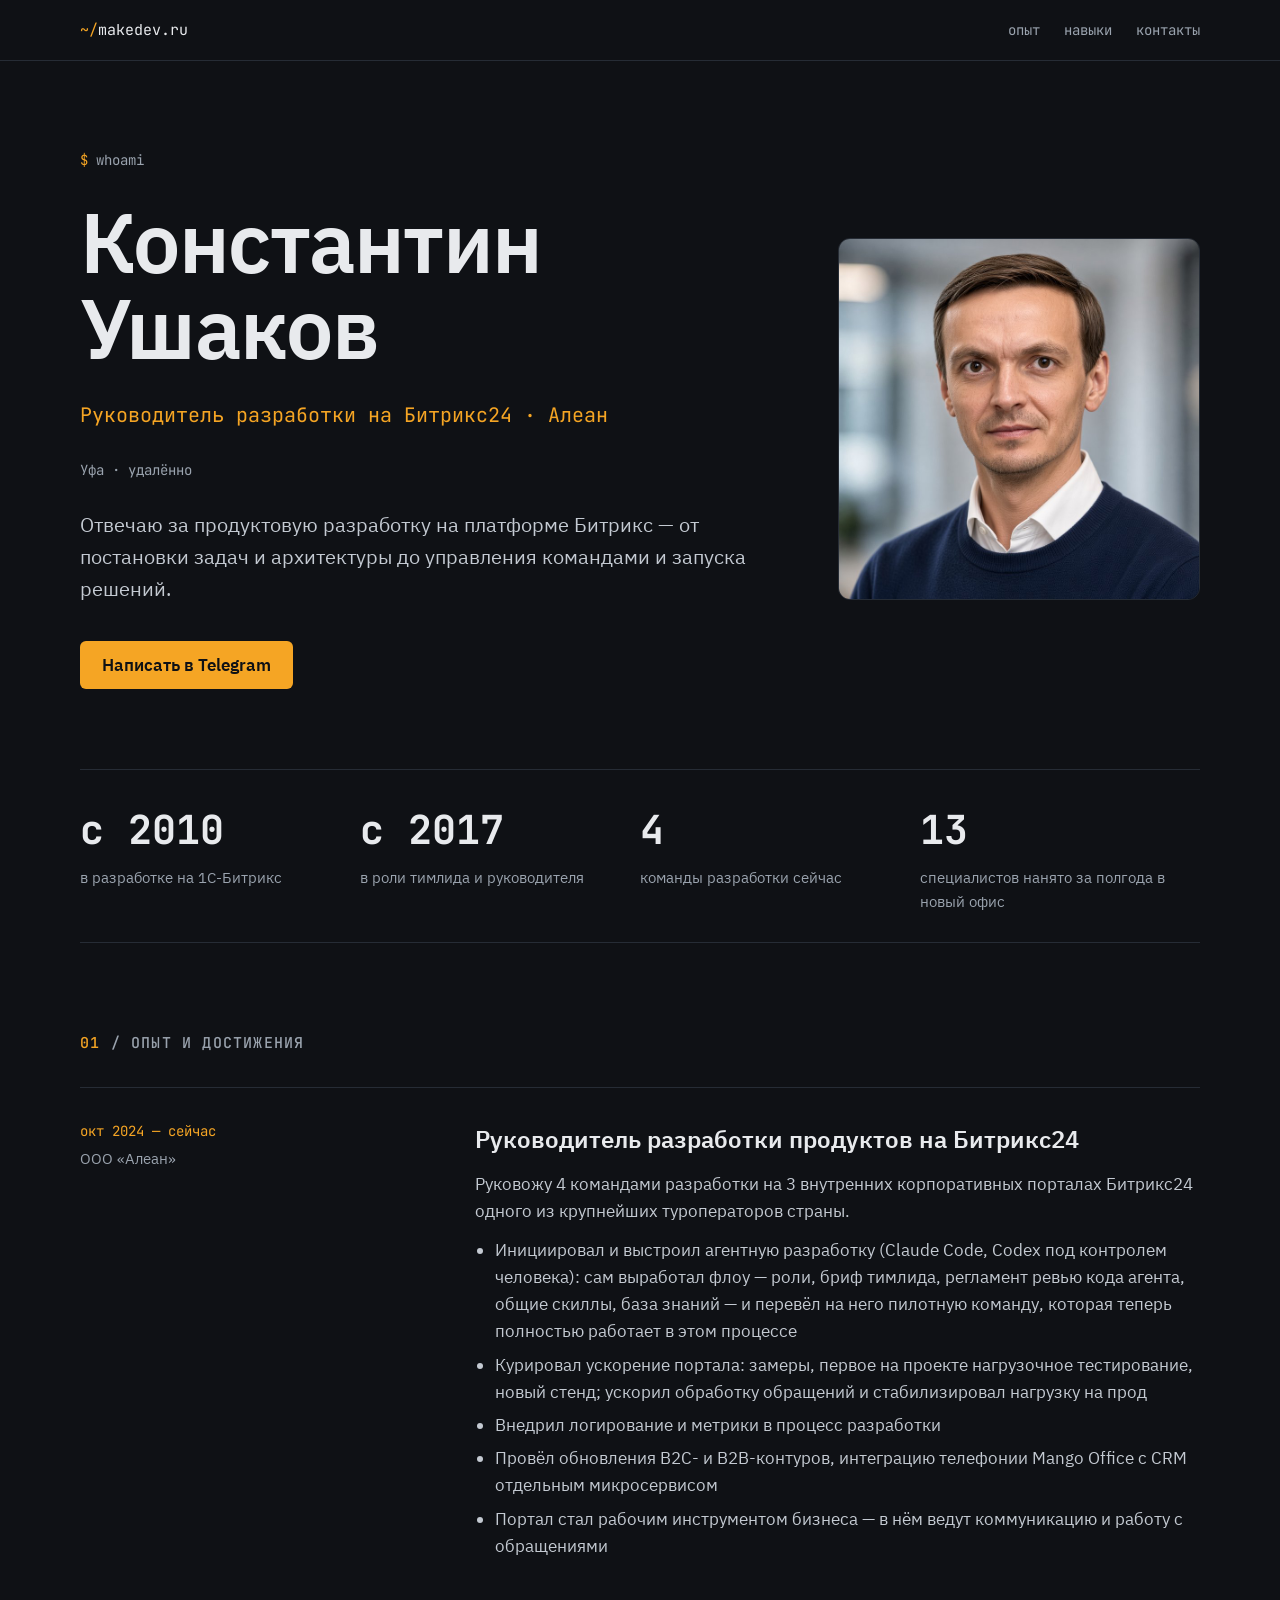
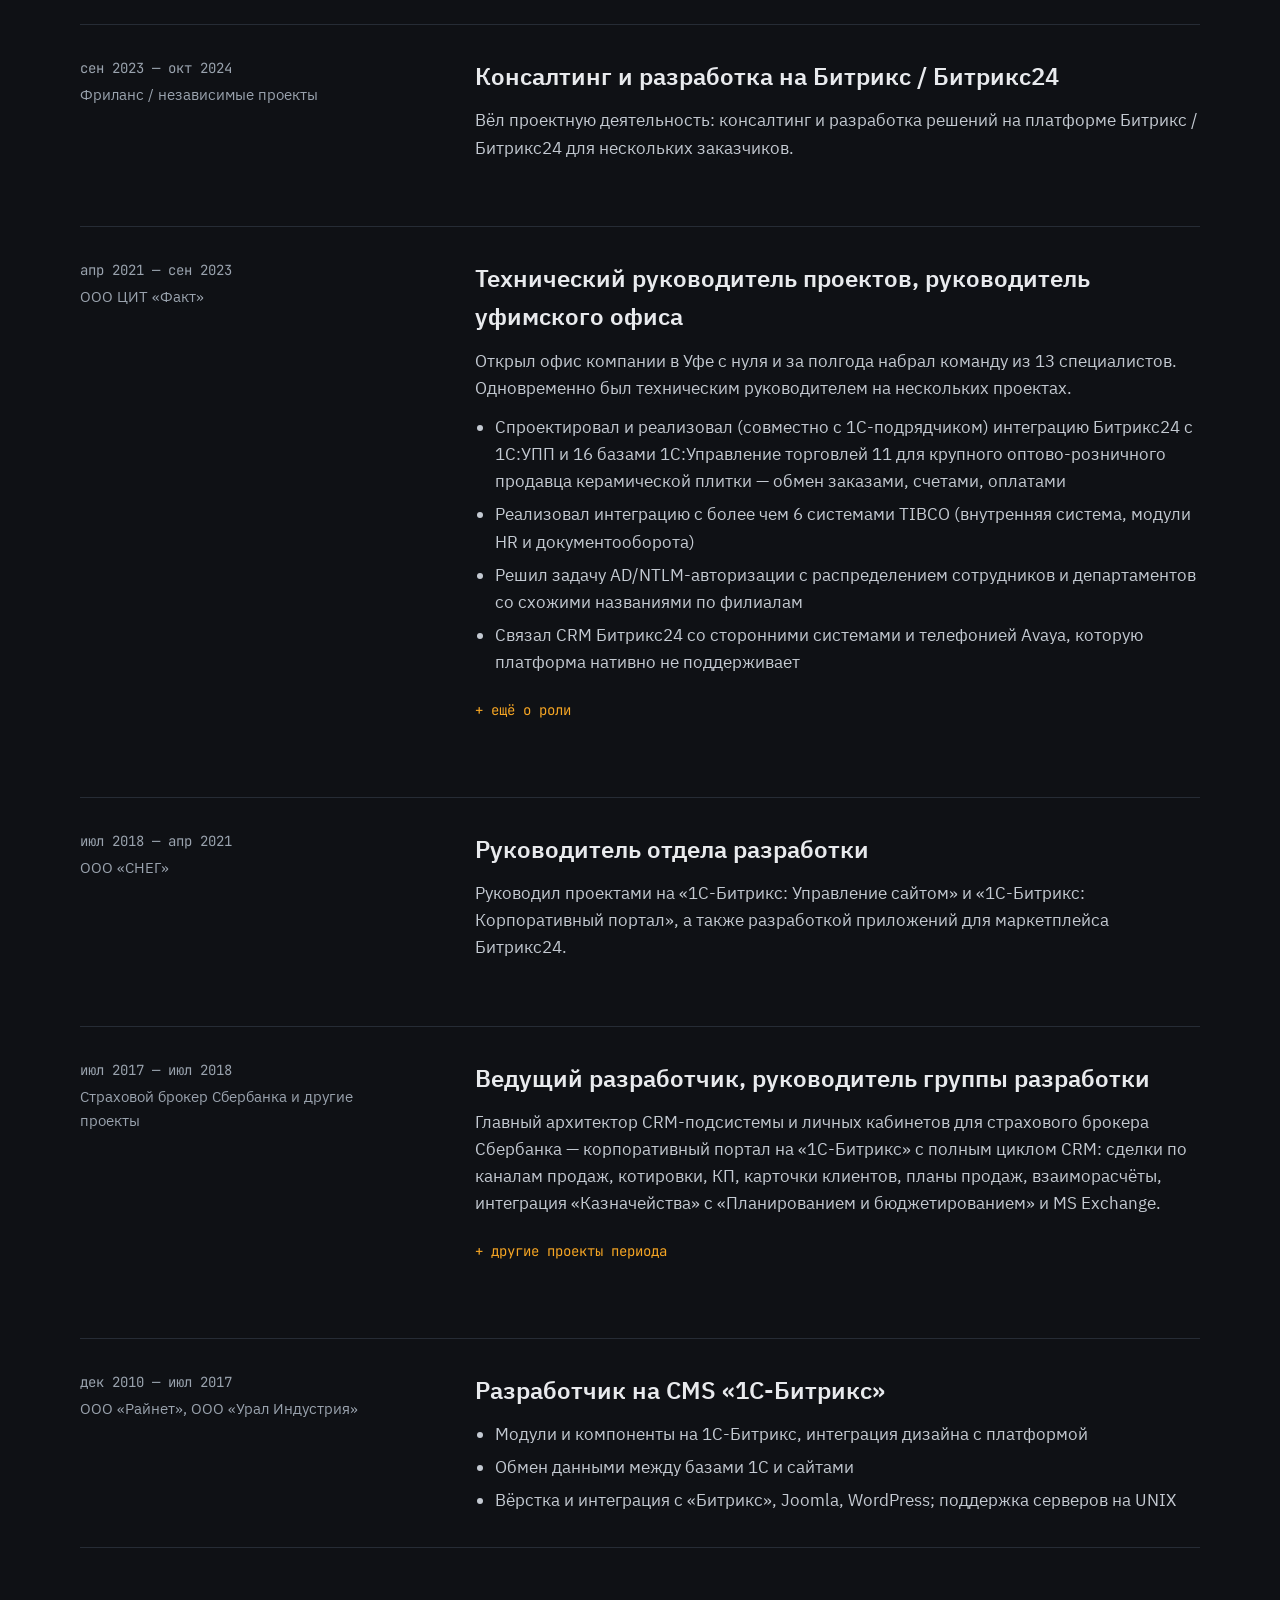
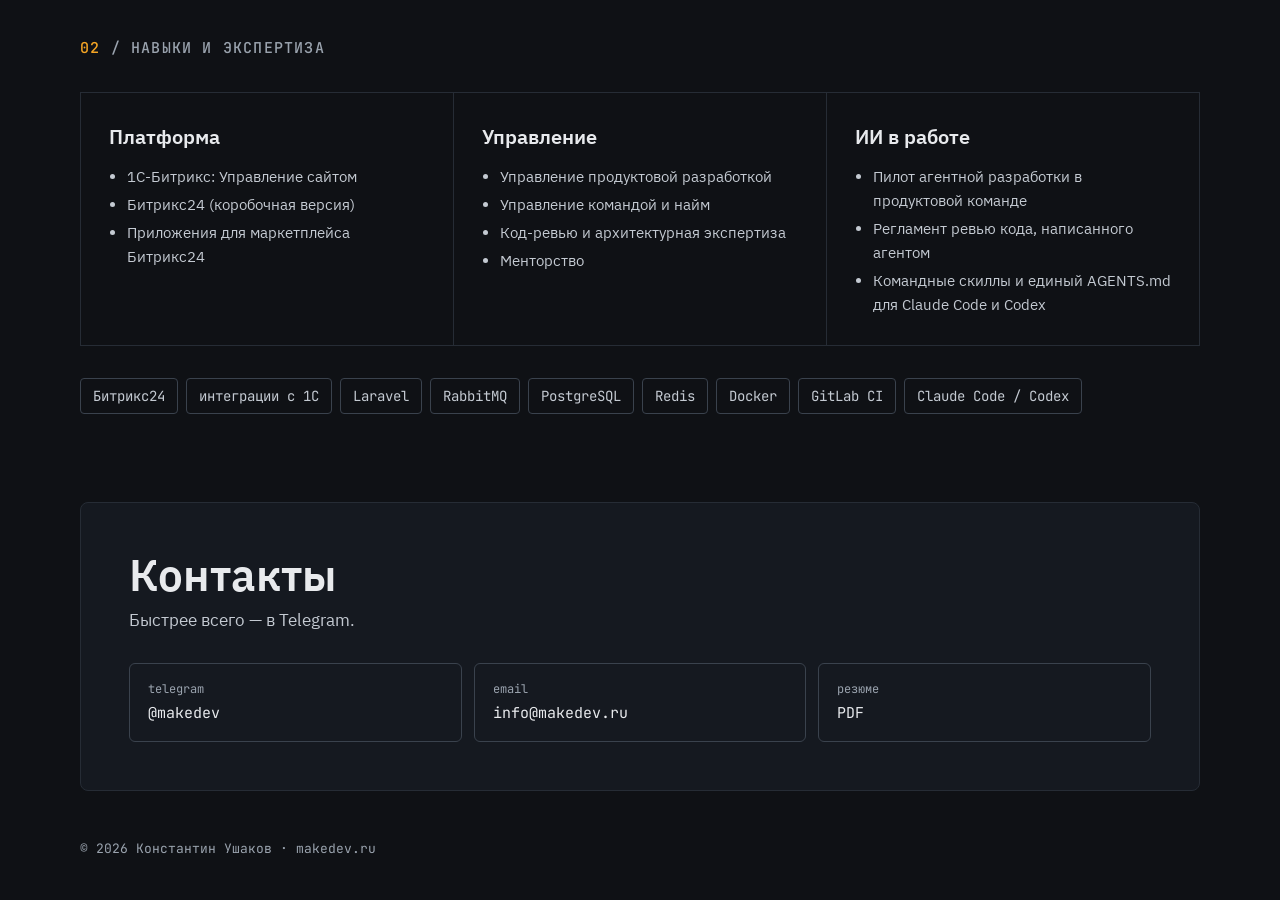
<file: .index2.html>
<!doctype html>
<html lang="ru">
<head>
<meta charset="utf-8">
<meta name="viewport" content="width=device-width, initial-scale=1">
<title>Константин Ушаков — руководитель разработки на Битрикс24</title>
<meta name="description" content="Константин Ушаков — руководитель разработки на Битрикс24. Опыт с 2010 года, управление командами, интеграции, агентная разработка с ИИ.">
<link rel="canonical" href="https://makedev.ru/">
<link rel="icon" href="data:image/svg+xml,%3Csvg xmlns='http://www.w3.org/2000/svg' viewBox='0 0 64 64'%3E%3Crect width='64' height='64' rx='12' fill='%230F1115'/%3E%3Ctext x='32' y='44' font-family='monospace' font-size='34' font-weight='700' text-anchor='middle' fill='%23F5A524'%3E~/%3C/text%3E%3C/svg%3E">
<meta name="theme-color" content="#0F1115">
<meta property="og:type" content="profile">
<meta property="og:url" content="https://makedev.ru/">
<meta property="og:title" content="Константин Ушаков — руководитель разработки на Битрикс24">
<meta property="og:description" content="Константин Ушаков — руководитель разработки на Битрикс24. Опыт с 2010 года, управление командами, интеграции, агентная разработка с ИИ.">
<meta property="og:image" content="https://makedev.ru/photo.jpg">
<meta property="og:locale" content="ru_RU">
<meta name="twitter:card" content="summary">
<style>
@font-face{font-family:'IBM Plex Sans';font-weight:400;font-display:swap;src:url(fonts/ibm-plex-sans-cyrillic-400-normal.woff2) format('woff2');unicode-range:U+0301,U+0400-045F,U+0490-0491,U+04B0-04B1,U+2116}
@font-face{font-family:'IBM Plex Sans';font-weight:400;font-display:swap;src:url(fonts/ibm-plex-sans-latin-400-normal.woff2) format('woff2');unicode-range:U+0000-00FF,U+0131,U+0152-0153,U+02BB-02BC,U+02C6,U+02DA,U+02DC,U+2000-206F,U+2074,U+20AC,U+2122,U+2191,U+2193,U+2212,U+2215,U+FEFF,U+FFFD}
@font-face{font-family:'IBM Plex Sans';font-weight:500;font-display:swap;src:url(fonts/ibm-plex-sans-cyrillic-500-normal.woff2) format('woff2');unicode-range:U+0301,U+0400-045F,U+0490-0491,U+04B0-04B1,U+2116}
@font-face{font-family:'IBM Plex Sans';font-weight:500;font-display:swap;src:url(fonts/ibm-plex-sans-latin-500-normal.woff2) format('woff2');unicode-range:U+0000-00FF,U+0131,U+0152-0153,U+02BB-02BC,U+02C6,U+02DA,U+02DC,U+2000-206F,U+2074,U+20AC,U+2122,U+2191,U+2193,U+2212,U+2215,U+FEFF,U+FFFD}
@font-face{font-family:'IBM Plex Sans';font-weight:600;font-display:swap;src:url(fonts/ibm-plex-sans-cyrillic-600-normal.woff2) format('woff2');unicode-range:U+0301,U+0400-045F,U+0490-0491,U+04B0-04B1,U+2116}
@font-face{font-family:'IBM Plex Sans';font-weight:600;font-display:swap;src:url(fonts/ibm-plex-sans-latin-600-normal.woff2) format('woff2');unicode-range:U+0000-00FF,U+0131,U+0152-0153,U+02BB-02BC,U+02C6,U+02DA,U+02DC,U+2000-206F,U+2074,U+20AC,U+2122,U+2191,U+2193,U+2212,U+2215,U+FEFF,U+FFFD}
@font-face{font-family:'JetBrains Mono';font-weight:400;font-display:swap;src:url(fonts/jetbrains-mono-cyrillic-400-normal.woff2) format('woff2');unicode-range:U+0301,U+0400-045F,U+0490-0491,U+04B0-04B1,U+2116}
@font-face{font-family:'JetBrains Mono';font-weight:400;font-display:swap;src:url(fonts/jetbrains-mono-latin-400-normal.woff2) format('woff2');unicode-range:U+0000-00FF,U+0131,U+0152-0153,U+02BB-02BC,U+02C6,U+02DA,U+02DC,U+2000-206F,U+2074,U+20AC,U+2122,U+2191,U+2193,U+2212,U+2215,U+FEFF,U+FFFD}
@font-face{font-family:'JetBrains Mono';font-weight:500;font-display:swap;src:url(fonts/jetbrains-mono-cyrillic-500-normal.woff2) format('woff2');unicode-range:U+0301,U+0400-045F,U+0490-0491,U+04B0-04B1,U+2116}
@font-face{font-family:'JetBrains Mono';font-weight:500;font-display:swap;src:url(fonts/jetbrains-mono-latin-500-normal.woff2) format('woff2');unicode-range:U+0000-00FF,U+0131,U+0152-0153,U+02BB-02BC,U+02C6,U+02DA,U+02DC,U+2000-206F,U+2074,U+20AC,U+2122,U+2191,U+2193,U+2212,U+2215,U+FEFF,U+FFFD}
@font-face{font-family:'JetBrains Mono';font-weight:700;font-display:swap;src:url(fonts/jetbrains-mono-cyrillic-700-normal.woff2) format('woff2');unicode-range:U+0301,U+0400-045F,U+0490-0491,U+04B0-04B1,U+2116}
@font-face{font-family:'JetBrains Mono';font-weight:700;font-display:swap;src:url(fonts/jetbrains-mono-latin-700-normal.woff2) format('woff2');unicode-range:U+0000-00FF,U+0131,U+0152-0153,U+02BB-02BC,U+02C6,U+02DA,U+02DC,U+2000-206F,U+2074,U+20AC,U+2122,U+2191,U+2193,U+2212,U+2215,U+FEFF,U+FFFD}
html{scroll-behavior:smooth}
body{margin:0;background:#0F1115}
a{color:#E8EAED}a:hover{color:#FFFFFF}
summary{cursor:pointer}
@media (max-width:600px){#contacts{padding:28px 20px !important}}
</style>
</head>
<body>

<div style="min-height: 100vh; background: #0F1115; color: #E8EAED; font-family: 'IBM Plex Sans', system-ui, sans-serif; font-size: 17px; line-height: 1.6">

  <header style="border-bottom: 1px solid #262C35">
    <div style="max-width: 1120px; margin: 0 auto; padding: 18px 24px; display: flex; flex-wrap: wrap; align-items: center; justify-content: space-between; gap: 16px">
      <a href="#top" style="font-family: 'JetBrains Mono', monospace; font-size: 15px; text-decoration: none; color: #E8EAED"><span style="color: #F5A524">~/</span>makedev.ru</a>
      <nav aria-label="Разделы" style="display: flex; flex-wrap: wrap; gap: 24px; font-family: 'JetBrains Mono', monospace; font-size: 14px">
        <a href="#experience" style="text-decoration: none; color: #9AA3AE">опыт</a>
        <a href="#skills" style="text-decoration: none; color: #9AA3AE">навыки</a>
        <a href="#contacts" style="text-decoration: none; color: #9AA3AE">контакты</a>
      </nav>
    </div>
  </header>

  <main id="top" style="max-width: 1120px; margin: 0 auto; padding: 0 24px">
    <section style="padding: 88px 0 80px; display: flex; flex-wrap: wrap-reverse; align-items: center; gap: 48px 64px">
     <div style="flex: 999 1 520px; min-width: 0; display: flex; flex-direction: column; gap: 28px">
      <div style="font-family: 'JetBrains Mono', monospace; font-size: 14px; color: #9AA3AE"><span style="color: #F5A524">$</span> whoami</div>
      <h1 style="margin: 0; font-size: clamp(44px, 7vw, 84px); line-height: 1.02; font-weight: 600; letter-spacing: -0.02em">Константин<br>Ушаков</h1>
      <p style="margin: 0; font-family: 'JetBrains Mono', monospace; font-size: clamp(16px, 2vw, 20px); color: #F5A524">Руководитель разработки на Битрикс24 · Алеан</p>
      <p style="margin: 0; font-family: 'JetBrains Mono', monospace; font-size: 14px; color: #9AA3AE">Уфа · удалённо</p>
      <p style="margin: 0; max-width: 720px; font-size: 20px; color: #C4CAD2">Отвечаю за продуктовую разработку на платформе Битрикс — от постановки задач и архитектуры до управления командами и запуска решений.</p>
      <div style="display: flex; flex-wrap: wrap; gap: 12px; padding-top: 8px">
        <a href="https://t.me/makedev" style="display: inline-flex; align-items: center; min-height: 48px; padding: 0 22px; background: #F5A524; color: #0F1115; font-weight: 600; text-decoration: none; border-radius: 6px">Написать в Telegram</a>
      </div>
     </div>
      <img src="photo.jpg" alt="Константин Ушаков" style="flex: 0 0 auto; width: min(360px, 56vw); aspect-ratio: 1 / 1; object-fit: cover; border-radius: 12px; border: 1px solid #262C35">
    </section>
    <section aria-label="Коротко в цифрах" style="display: grid; grid-template-columns: repeat(auto-fit, minmax(150px, 1fr)); border-top: 1px solid #262C35; border-bottom: 1px solid #262C35">
      <div style="padding: 28px 24px 28px 0; display: flex; flex-direction: column; gap: 4px">
        <div style="font-family: 'JetBrains Mono', monospace; font-size: 40px; font-weight: 700">с 2010</div>
        <div style="font-size: 15px; color: #9AA3AE">в разработке на 1С-Битрикс</div>
      </div>
      <div style="padding: 28px 24px 28px 0; display: flex; flex-direction: column; gap: 4px">
        <div style="font-family: 'JetBrains Mono', monospace; font-size: 40px; font-weight: 700">с 2017</div>
        <div style="font-size: 15px; color: #9AA3AE">в роли тимлида и руководителя</div>
      </div>
      <div style="padding: 28px 24px 28px 0; display: flex; flex-direction: column; gap: 4px">
        <div style="font-family: 'JetBrains Mono', monospace; font-size: 40px; font-weight: 700">4</div>
        <div style="font-size: 15px; color: #9AA3AE">команды разработки сейчас</div>
      </div>
      <div style="padding: 28px 24px 28px 0; display: flex; flex-direction: column; gap: 4px">
        <div style="font-family: 'JetBrains Mono', monospace; font-size: 40px; font-weight: 700">13</div>
        <div style="font-size: 15px; color: #9AA3AE">специалистов нанято за полгода в новый офис</div>
      </div>
    </section>
    <section id="experience" style="padding: 88px 0 0; display: flex; flex-direction: column; gap: 32px">
      <h2 style="margin: 0; font-family: 'JetBrains Mono', monospace; font-size: 15px; font-weight: 500; color: #9AA3AE; text-transform: uppercase; letter-spacing: 0.08em"><span style="color: #F5A524">01</span> / опыт и достижения</h2>

      <article style="display: grid; grid-template-columns: repeat(auto-fit, minmax(260px, 1fr)); gap: 12px 64px; padding: 32px 0; border-top: 1px solid #262C35">
        <div style="display: flex; flex-direction: column; gap: 4px">
          <div style="font-family: 'JetBrains Mono', monospace; font-size: 14px; color: #F5A524">окт 2024 — сейчас</div>
          <div style="font-size: 15px; color: #9AA3AE">ООО «Алеан»</div>
        </div>
        <div style="grid-column: span 2; min-width: 0; display: flex; flex-direction: column; gap: 12px">
          <h3 style="margin: 0; font-size: 24px; font-weight: 600">Руководитель разработки продуктов на Битрикс24</h3>
          <p style="margin: 0; color: #C4CAD2">Руковожу 4 командами разработки на 3 внутренних корпоративных порталах Битрикс24 одного из крупнейших туроператоров страны.</p>
          <ul style="margin: 0; padding-left: 20px; color: #C4CAD2; display: flex; flex-direction: column; gap: 6px">
            <li>Инициировал и выстроил агентную разработку (Claude Code, Codex под контролем человека): сам выработал флоу — роли, бриф тимлида, регламент ревью кода агента, общие скиллы, база знаний — и перевёл на него пилотную команду, которая теперь полностью работает в этом процессе</li>
            <li>Курировал ускорение портала: замеры, первое на проекте нагрузочное тестирование, новый стенд; ускорил обработку обращений и стабилизировал нагрузку на прод</li>
            <li>Внедрил логирование и метрики в процесс разработки</li>
            <li>Провёл обновления B2C- и B2B-контуров, интеграцию телефонии Mango Office с CRM отдельным микросервисом</li>
            <li>Портал стал рабочим инструментом бизнеса — в нём ведут коммуникацию и работу с обращениями</li>
          </ul>
        </div>
      </article>

      <article style="display: grid; grid-template-columns: repeat(auto-fit, minmax(260px, 1fr)); gap: 12px 64px; padding: 32px 0; border-top: 1px solid #262C35">
        <div style="display: flex; flex-direction: column; gap: 4px">
          <div style="font-family: 'JetBrains Mono', monospace; font-size: 14px; color: #9AA3AE">сен 2023 — окт 2024</div>
          <div style="font-size: 15px; color: #9AA3AE">Фриланс / независимые проекты</div>
        </div>
        <div style="grid-column: span 2; min-width: 0; display: flex; flex-direction: column; gap: 12px">
          <h3 style="margin: 0; font-size: 24px; font-weight: 600">Консалтинг и разработка на Битрикс / Битрикс24</h3>
          <p style="margin: 0; color: #C4CAD2">Вёл проектную деятельность: консалтинг и разработка решений на платформе Битрикс / Битрикс24 для нескольких заказчиков.</p>
        </div>
      </article>

      <article style="display: grid; grid-template-columns: repeat(auto-fit, minmax(260px, 1fr)); gap: 12px 64px; padding: 32px 0; border-top: 1px solid #262C35">
        <div style="display: flex; flex-direction: column; gap: 4px">
          <div style="font-family: 'JetBrains Mono', monospace; font-size: 14px; color: #9AA3AE">апр 2021 — сен 2023</div>
          <div style="font-size: 15px; color: #9AA3AE">ООО ЦИТ «Факт»</div>
        </div>
        <div style="grid-column: span 2; min-width: 0; display: flex; flex-direction: column; gap: 12px">
          <h3 style="margin: 0; font-size: 24px; font-weight: 600">Технический руководитель проектов, руководитель уфимского офиса</h3>
          <p style="margin: 0; color: #C4CAD2">Открыл офис компании в Уфе с нуля и за полгода набрал команду из 13 специалистов. Одновременно был техническим руководителем на нескольких проектах.</p>
          <ul style="margin: 0; padding-left: 20px; color: #C4CAD2; display: flex; flex-direction: column; gap: 6px">
            <li>Спроектировал и реализовал (совместно с 1С-подрядчиком) интеграцию Битрикс24 с 1С:УПП и 16 базами 1С:Управление торговлей 11 для крупного оптово-розничного продавца керамической плитки — обмен заказами, счетами, оплатами</li>
            <li>Реализовал интеграцию с более чем 6 системами TIBCO (внутренняя система, модули HR и документооборота)</li>
            <li>Решил задачу AD/NTLM-авторизации с распределением сотрудников и департаментов со схожими названиями по филиалам</li>
            <li>Связал CRM Битрикс24 со сторонними системами и телефонией Avaya, которую платформа нативно не поддерживает</li>
          </ul>
          <details style="color: #9AA3AE; font-size: 15px">
            <summary style="font-family: 'JetBrains Mono', monospace; font-size: 14px; color: #F5A524; min-height: 44px; display: flex; align-items: center">+ ещё о роли</summary>
            <ul style="margin: 0; padding-left: 20px; display: flex; flex-direction: column; gap: 6px">
              <li>Проектировал UML-диаграммы и схемы развёртывания под сложную инфраструктуру заказчиков, включая брокеры сообщений</li>
              <li>Участвовал в разработке микросервиса на Laravel + RabbitMQ</li>
              <li>Руководил несколькими командами одновременно, проводил код-ревью и прививал правильные архитектурные практики</li>
              <li>Вёл собеседования, менторил специалистов от junior до senior, решал конфликты внутри команды</li>
            </ul>
          </details>
        </div>
      </article>

      <article style="display: grid; grid-template-columns: repeat(auto-fit, minmax(260px, 1fr)); gap: 12px 64px; padding: 32px 0; border-top: 1px solid #262C35">
        <div style="display: flex; flex-direction: column; gap: 4px">
          <div style="font-family: 'JetBrains Mono', monospace; font-size: 14px; color: #9AA3AE">июл 2018 — апр 2021</div>
          <div style="font-size: 15px; color: #9AA3AE">ООО «СНЕГ»</div>
        </div>
        <div style="grid-column: span 2; min-width: 0; display: flex; flex-direction: column; gap: 12px">
          <h3 style="margin: 0; font-size: 24px; font-weight: 600">Руководитель отдела разработки</h3>
          <p style="margin: 0; color: #C4CAD2">Руководил проектами на «1С-Битрикс: Управление сайтом» и «1С-Битрикс: Корпоративный портал», а также разработкой приложений для маркетплейса Битрикс24.</p>
        </div>
      </article>

      <article style="display: grid; grid-template-columns: repeat(auto-fit, minmax(260px, 1fr)); gap: 12px 64px; padding: 32px 0; border-top: 1px solid #262C35">
        <div style="display: flex; flex-direction: column; gap: 4px">
          <div style="font-family: 'JetBrains Mono', monospace; font-size: 14px; color: #9AA3AE">июл 2017 — июл 2018</div>
          <div style="font-size: 15px; color: #9AA3AE">Страховой брокер Сбербанка и другие проекты</div>
        </div>
        <div style="grid-column: span 2; min-width: 0; display: flex; flex-direction: column; gap: 12px">
          <h3 style="margin: 0; font-size: 24px; font-weight: 600">Ведущий разработчик, руководитель группы разработки</h3>
          <p style="margin: 0; color: #C4CAD2">Главный архитектор CRM-подсистемы и личных кабинетов для страхового брокера Сбербанка — корпоративный портал на «1С-Битрикс» с полным циклом CRM: сделки по каналам продаж, котировки, КП, карточки клиентов, планы продаж, взаиморасчёты, интеграция «Казначейства» с «Планированием и бюджетированием» и MS Exchange.</p>
          <details style="color: #9AA3AE; font-size: 15px">
            <summary style="font-family: 'JetBrains Mono', monospace; font-size: 14px; color: #F5A524; min-height: 44px; display: flex; align-items: center">+ другие проекты периода</summary>
            <ul style="margin: 0; padding-left: 20px; display: flex; flex-direction: column; gap: 6px">
              <li>«Стройка+» — социальная сеть для строителей с карточками объектов, финансовыми документами и фотоотчётами</li>
              <li>ГК «Эталон», Ленспецстрой — портал недвижимости с интеграцией внутренней СУБД</li>
              <li>Проекты для банка Тинькофф и агентства недвижимости МИЭЛЬ</li>
            </ul>
          </details>
        </div>
      </article>

      <article style="display: grid; grid-template-columns: repeat(auto-fit, minmax(260px, 1fr)); gap: 12px 64px; padding: 32px 0; border-top: 1px solid #262C35; border-bottom: 1px solid #262C35">
        <div style="display: flex; flex-direction: column; gap: 4px">
          <div style="font-family: 'JetBrains Mono', monospace; font-size: 14px; color: #9AA3AE">дек 2010 — июл 2017</div>
          <div style="font-size: 15px; color: #9AA3AE">ООО «Райнет», ООО «Урал Индустрия»</div>
        </div>
        <div style="grid-column: span 2; min-width: 0; display: flex; flex-direction: column; gap: 12px">
          <h3 style="margin: 0; font-size: 24px; font-weight: 600">Разработчик на CMS «1С-Битрикс»</h3>
          <ul style="margin: 0; padding-left: 20px; color: #C4CAD2; display: flex; flex-direction: column; gap: 6px">
            <li>Модули и компоненты на 1С-Битрикс, интеграция дизайна с платформой</li>
            <li>Обмен данными между базами 1С и сайтами</li>
            <li>Вёрстка и интеграция с «Битрикс», Joomla, WordPress; поддержка серверов на UNIX</li>
          </ul>
        </div>
      </article>
    </section>
    <section id="skills" style="padding: 88px 0 0; display: flex; flex-direction: column; gap: 32px">
      <h2 style="margin: 0; font-family: 'JetBrains Mono', monospace; font-size: 15px; font-weight: 500; color: #9AA3AE; text-transform: uppercase; letter-spacing: 0.08em"><span style="color: #F5A524">02</span> / навыки и экспертиза</h2>
      <div style="display: grid; grid-template-columns: repeat(auto-fit, minmax(260px, 1fr)); gap: 1px; background: #262C35; border: 1px solid #262C35">
        <div style="background: #0F1115; padding: 28px; display: flex; flex-direction: column; gap: 12px">
                    <h3 style="margin: 0; font-size: 20px; font-weight: 600">Платформа</h3>
          <ul style="margin: 0; padding-left: 18px; font-size: 15px; color: #C4CAD2; display: flex; flex-direction: column; gap: 4px">
            <li>1С-Битрикс: Управление сайтом</li>
            <li>Битрикс24 (коробочная версия)</li>
            <li>Приложения для маркетплейса Битрикс24</li>
          </ul>
        </div>
        <div style="background: #0F1115; padding: 28px; display: flex; flex-direction: column; gap: 12px">
                    <h3 style="margin: 0; font-size: 20px; font-weight: 600">Управление</h3>
          <ul style="margin: 0; padding-left: 18px; font-size: 15px; color: #C4CAD2; display: flex; flex-direction: column; gap: 4px">
            <li>Управление продуктовой разработкой</li>
            <li>Управление командой и найм</li>
            <li>Код-ревью и архитектурная экспертиза</li>
            <li>Менторство</li>
          </ul>
        </div>
        <div style="background: #0F1115; padding: 28px; display: flex; flex-direction: column; gap: 12px">
                    <h3 style="margin: 0; font-size: 20px; font-weight: 600">ИИ в работе</h3>
          <ul style="margin: 0; padding-left: 18px; font-size: 15px; color: #C4CAD2; display: flex; flex-direction: column; gap: 4px">
            <li>Пилот агентной разработки в продуктовой команде</li>
            <li>Регламент ревью кода, написанного агентом</li>
            <li>Командные скиллы и единый AGENTS.md для Claude Code и Codex</li>
          </ul>
        </div>
      </div>
      <div style="display: flex; flex-wrap: wrap; gap: 8px; font-family: 'JetBrains Mono', monospace; font-size: 14px">
        <span style="padding: 6px 12px; border: 1px solid #3A424D; border-radius: 4px; color: #C4CAD2">Битрикс24</span>
        <span style="padding: 6px 12px; border: 1px solid #3A424D; border-radius: 4px; color: #C4CAD2">интеграции с 1С</span>
        <span style="padding: 6px 12px; border: 1px solid #3A424D; border-radius: 4px; color: #C4CAD2">Laravel</span>
        <span style="padding: 6px 12px; border: 1px solid #3A424D; border-radius: 4px; color: #C4CAD2">RabbitMQ</span>
        <span style="padding: 6px 12px; border: 1px solid #3A424D; border-radius: 4px; color: #C4CAD2">PostgreSQL</span>
        <span style="padding: 6px 12px; border: 1px solid #3A424D; border-radius: 4px; color: #C4CAD2">Redis</span>
        <span style="padding: 6px 12px; border: 1px solid #3A424D; border-radius: 4px; color: #C4CAD2">Docker</span>
        <span style="padding: 6px 12px; border: 1px solid #3A424D; border-radius: 4px; color: #C4CAD2">GitLab CI</span>
        <span style="padding: 6px 12px; border: 1px solid #3A424D; border-radius: 4px; color: #C4CAD2">Claude Code / Codex</span>
      </div>
    </section>
    <section id="contacts" style="margin: 88px 0 0; padding: 48px; border: 1px solid #262C35; border-radius: 8px; display: flex; flex-direction: column; gap: 28px; background: #151920">
      <div style="display: flex; flex-direction: column; gap: 8px">
        <h2 style="margin: 0; font-size: clamp(30px, 4vw, 44px); line-height: 1.1; font-weight: 600">Контакты</h2>
        <p style="margin: 0; color: #C4CAD2; max-width: 560px">Быстрее всего — в Telegram.</p>
      </div>
      <div style="display: grid; grid-template-columns: repeat(auto-fit, minmax(220px, 1fr)); gap: 12px; font-family: 'JetBrains Mono', monospace; font-size: 15px">
        <a href="https://t.me/makedev" style="display: flex; flex-direction: column; gap: 2px; min-height: 44px; padding: 16px 18px; border: 1px solid #3A424D; border-radius: 6px; text-decoration: none"><span style="font-size: 12px; color: #9AA3AE">telegram</span>@makedev</a>
        <a href="mailto:info@makedev.ru" style="display: flex; flex-direction: column; gap: 2px; min-height: 44px; padding: 16px 18px; border: 1px solid #3A424D; border-radius: 6px; text-decoration: none"><span style="font-size: 12px; color: #9AA3AE">email</span>info@makedev.ru</a>
        <a href="cv.pdf" download="Ushakov_Konstantin_CV.pdf" style="display: flex; flex-direction: column; gap: 2px; min-height: 44px; padding: 16px 18px; border: 1px solid #3A424D; border-radius: 6px; text-decoration: none"><span style="font-size: 12px; color: #9AA3AE">резюме</span>PDF</a>
      </div>
    </section>
  </main>

  <footer style="max-width: 1120px; margin: 0 auto; padding: 48px 24px 40px; display: flex; flex-wrap: wrap; justify-content: space-between; gap: 12px; font-family: 'JetBrains Mono', monospace; font-size: 13px; color: #9AA3AE">
    <span>© 2026 Константин Ушаков · makedev.ru</span>
  </footer>
</div>
</body>
</html>
</file>
<file: exchange-connector/site.css>
@font-face{font-family:'IBM Plex Sans';font-weight:400;font-display:swap;src:url(/fonts/ibm-plex-sans-cyrillic-400-normal.woff2) format('woff2');unicode-range:U+0301,U+0400-045F,U+0490-0491,U+04B0-04B1,U+2116}
@font-face{font-family:'IBM Plex Sans';font-weight:400;font-display:swap;src:url(/fonts/ibm-plex-sans-latin-400-normal.woff2) format('woff2');unicode-range:U+0000-00FF,U+0131,U+0152-0153,U+02BB-02BC,U+02C6,U+02DA,U+02DC,U+2000-206F,U+2074,U+20AC,U+2122,U+2191,U+2193,U+2212,U+2215,U+FEFF,U+FFFD}
@font-face{font-family:'IBM Plex Sans';font-weight:500;font-display:swap;src:url(/fonts/ibm-plex-sans-cyrillic-500-normal.woff2) format('woff2');unicode-range:U+0301,U+0400-045F,U+0490-0491,U+04B0-04B1,U+2116}
@font-face{font-family:'IBM Plex Sans';font-weight:500;font-display:swap;src:url(/fonts/ibm-plex-sans-latin-500-normal.woff2) format('woff2');unicode-range:U+0000-00FF,U+0131,U+0152-0153,U+02BB-02BC,U+02C6,U+02DA,U+02DC,U+2000-206F,U+2074,U+20AC,U+2122,U+2191,U+2193,U+2212,U+2215,U+FEFF,U+FFFD}
@font-face{font-family:'IBM Plex Sans';font-weight:600;font-display:swap;src:url(/fonts/ibm-plex-sans-cyrillic-600-normal.woff2) format('woff2');unicode-range:U+0301,U+0400-045F,U+0490-0491,U+04B0-04B1,U+2116}
@font-face{font-family:'IBM Plex Sans';font-weight:600;font-display:swap;src:url(/fonts/ibm-plex-sans-latin-600-normal.woff2) format('woff2');unicode-range:U+0000-00FF,U+0131,U+0152-0153,U+02BB-02BC,U+02C6,U+02DA,U+02DC,U+2000-206F,U+2074,U+20AC,U+2122,U+2191,U+2193,U+2212,U+2215,U+FEFF,U+FFFD}
@font-face{font-family:'JetBrains Mono';font-weight:400;font-display:swap;src:url(/fonts/jetbrains-mono-cyrillic-400-normal.woff2) format('woff2');unicode-range:U+0301,U+0400-045F,U+0490-0491,U+04B0-04B1,U+2116}
@font-face{font-family:'JetBrains Mono';font-weight:400;font-display:swap;src:url(/fonts/jetbrains-mono-latin-400-normal.woff2) format('woff2');unicode-range:U+0000-00FF,U+0131,U+0152-0153,U+02BB-02BC,U+02C6,U+02DA,U+02DC,U+2000-206F,U+2074,U+20AC,U+2122,U+2191,U+2193,U+2212,U+2215,U+FEFF,U+FFFD}
@font-face{font-family:'JetBrains Mono';font-weight:500;font-display:swap;src:url(/fonts/jetbrains-mono-cyrillic-500-normal.woff2) format('woff2');unicode-range:U+0301,U+0400-045F,U+0490-0491,U+04B0-04B1,U+2116}
@font-face{font-family:'JetBrains Mono';font-weight:500;font-display:swap;src:url(/fonts/jetbrains-mono-latin-500-normal.woff2) format('woff2');unicode-range:U+0000-00FF,U+0131,U+0152-0153,U+02BB-02BC,U+02C6,U+02DA,U+02DC,U+2000-206F,U+2074,U+20AC,U+2122,U+2191,U+2193,U+2212,U+2215,U+FEFF,U+FFFD}

html { scroll-behavior: smooth; }
body {
  margin: 0;
  background: #0F1115;
  color: #E8EAED;
  font-family: 'IBM Plex Sans', system-ui, sans-serif;
  font-size: 17px;
  line-height: 1.65;
}
a { color: #E8EAED; }
a:hover { color: #FFFFFF; }
.bar {
  max-width: 960px;
  margin: 0 auto;
  padding: 18px 24px;
  display: flex;
  flex-wrap: wrap;
  justify-content: space-between;
  gap: 12px 24px;
  border-bottom: 1px solid #262C35;
  font-family: 'JetBrains Mono', monospace;
  font-size: 14px;
}
.bar nav { display: flex; flex-wrap: wrap; gap: 8px 20px; }
.bar a { text-decoration: none; color: #9AA3AE; }
.bar a:hover { color: #FFFFFF; }
.mark { color: #F5A524; }
main { max-width: 720px; margin: 0 auto; padding: 72px 24px 0; }
h1 {
  margin: 0;
  font-size: clamp(36px, 5vw, 56px);
  line-height: 1.05;
  font-weight: 600;
  letter-spacing: -0.02em;
}
.kicker {
  margin: 18px 0 0;
  font-family: 'JetBrains Mono', monospace;
  font-size: 15px;
  color: #F5A524;
}
.lead { margin: 22px 0 0; font-size: 19px; color: #C4CAD2; }
h2 {
  margin: 0 0 12px;
  font-family: 'JetBrains Mono', monospace;
  font-size: 13px;
  font-weight: 500;
  color: #9AA3AE;
  text-transform: uppercase;
  letter-spacing: 0.08em;
}
section { margin-top: 36px; padding-top: 28px; border-top: 1px solid #262C35; }
p, li { color: #E8EAED; }
ul, ol { margin: 0; padding-left: 1.25em; }
li + li { margin-top: 8px; }
code, .url {
  font-family: 'JetBrains Mono', monospace;
  font-size: 0.86em;
  color: #F5A524;
  word-break: break-all;
}
.doc-links { display: flex; flex-direction: column; gap: 14px; margin: 0; padding: 0; list-style: none; }
.doc-links a { text-underline-offset: 4px; }
.muted { color: #9AA3AE; }
footer {
  max-width: 720px;
  margin: 0 auto;
  padding: 48px 24px 40px;
  font-family: 'JetBrains Mono', monospace;
  font-size: 13px;
  color: #9AA3AE;
}
</file>
